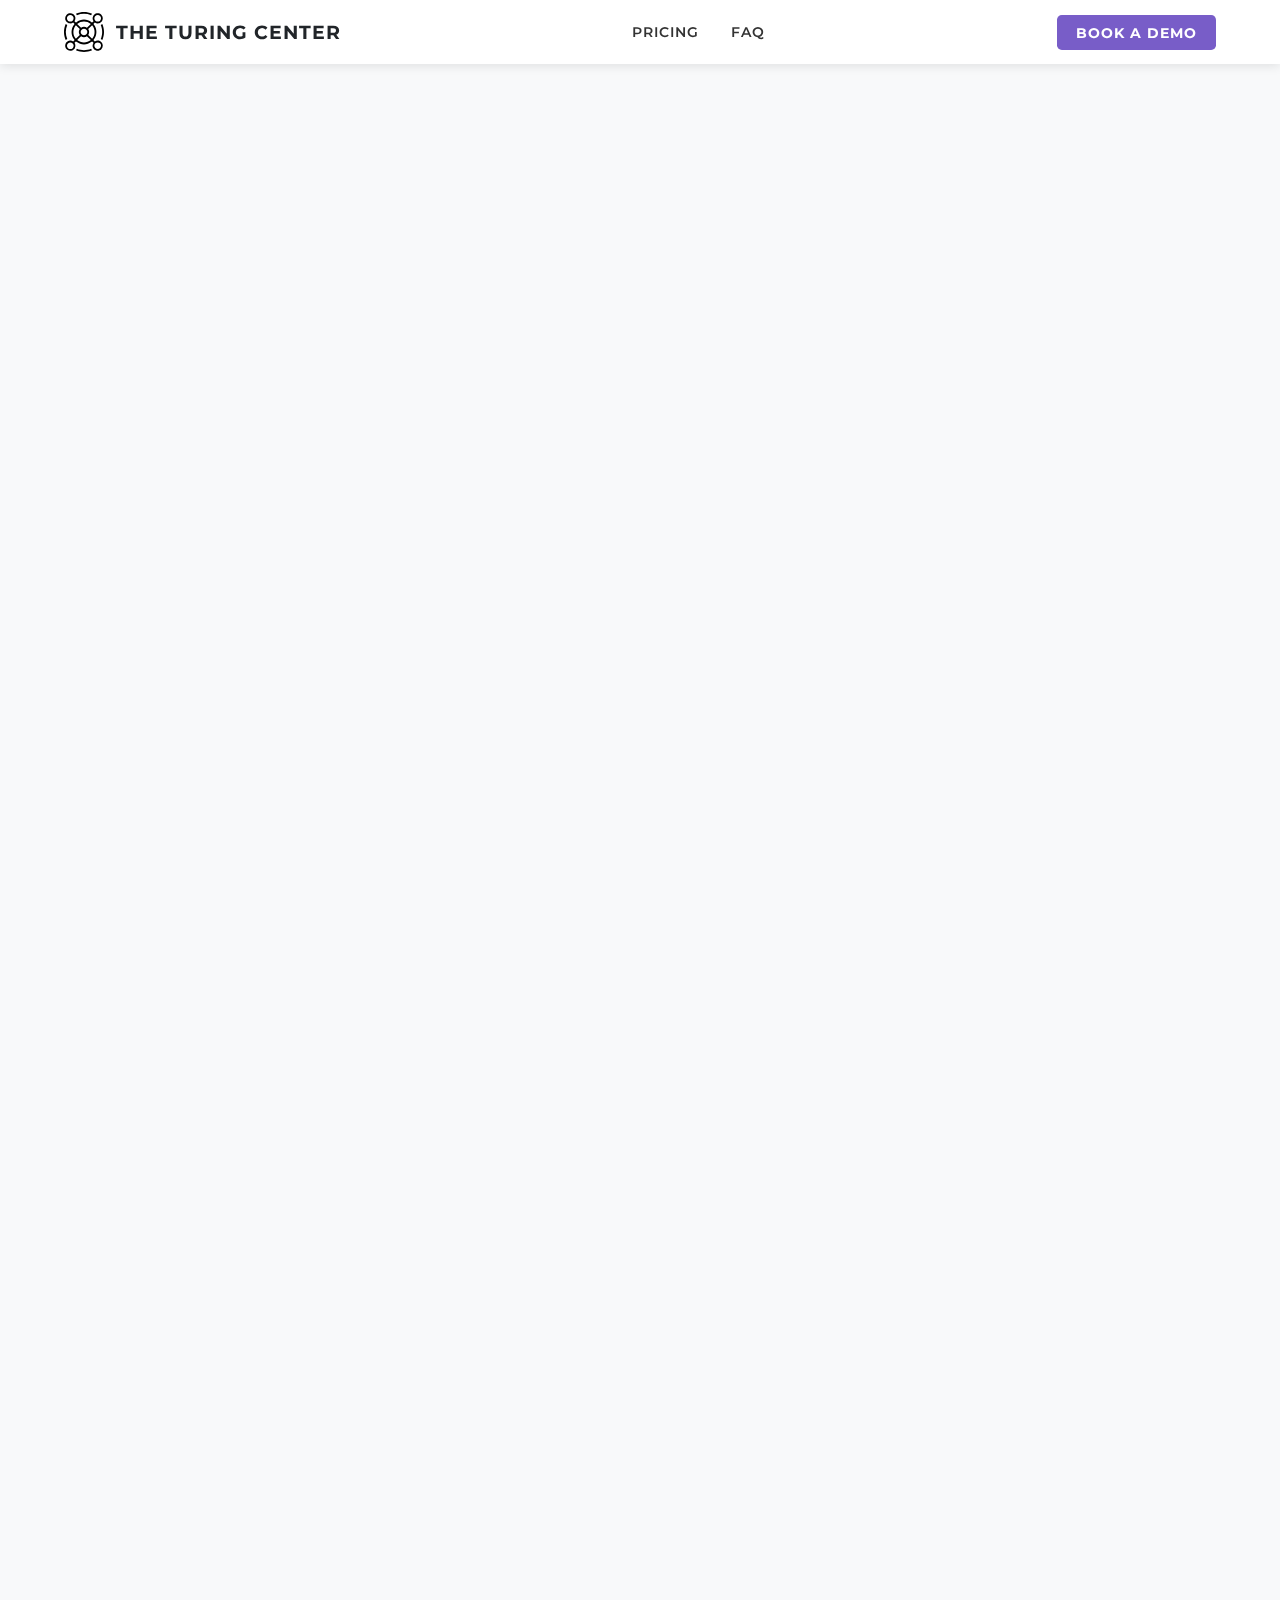
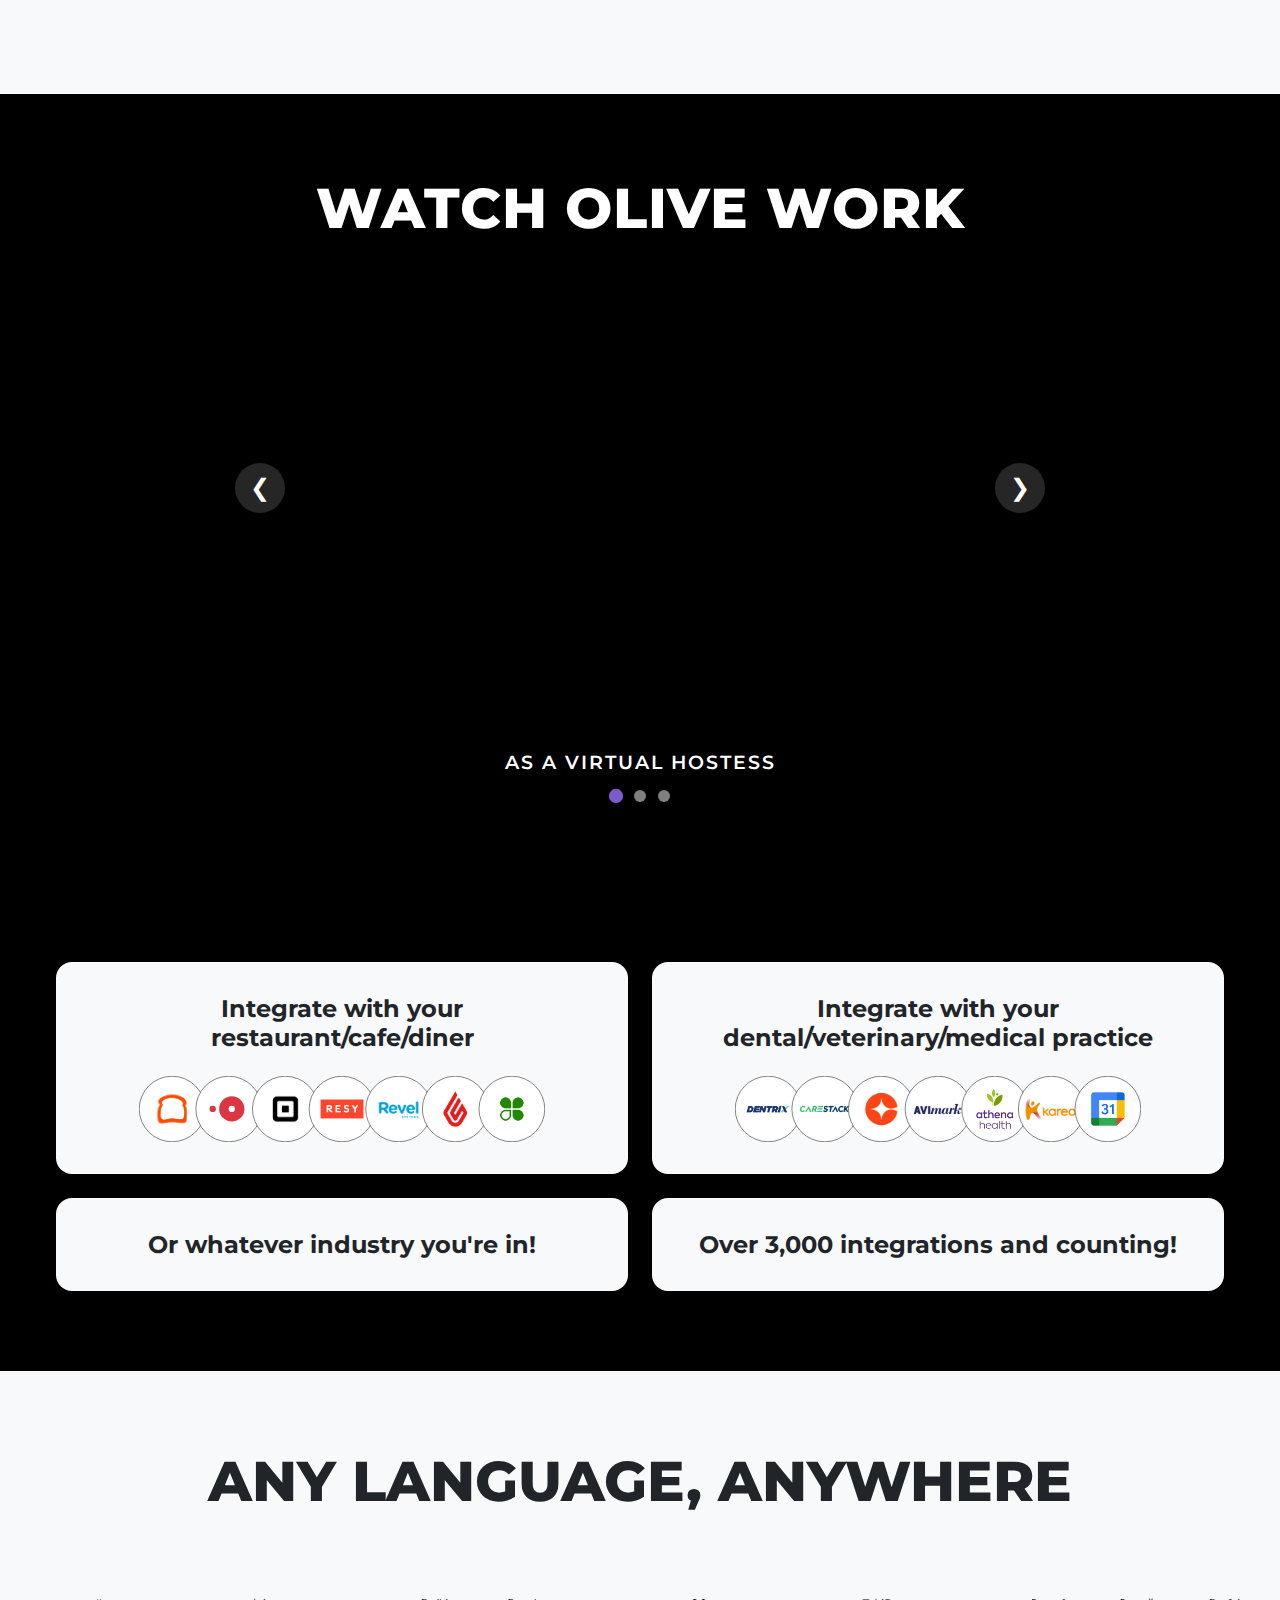
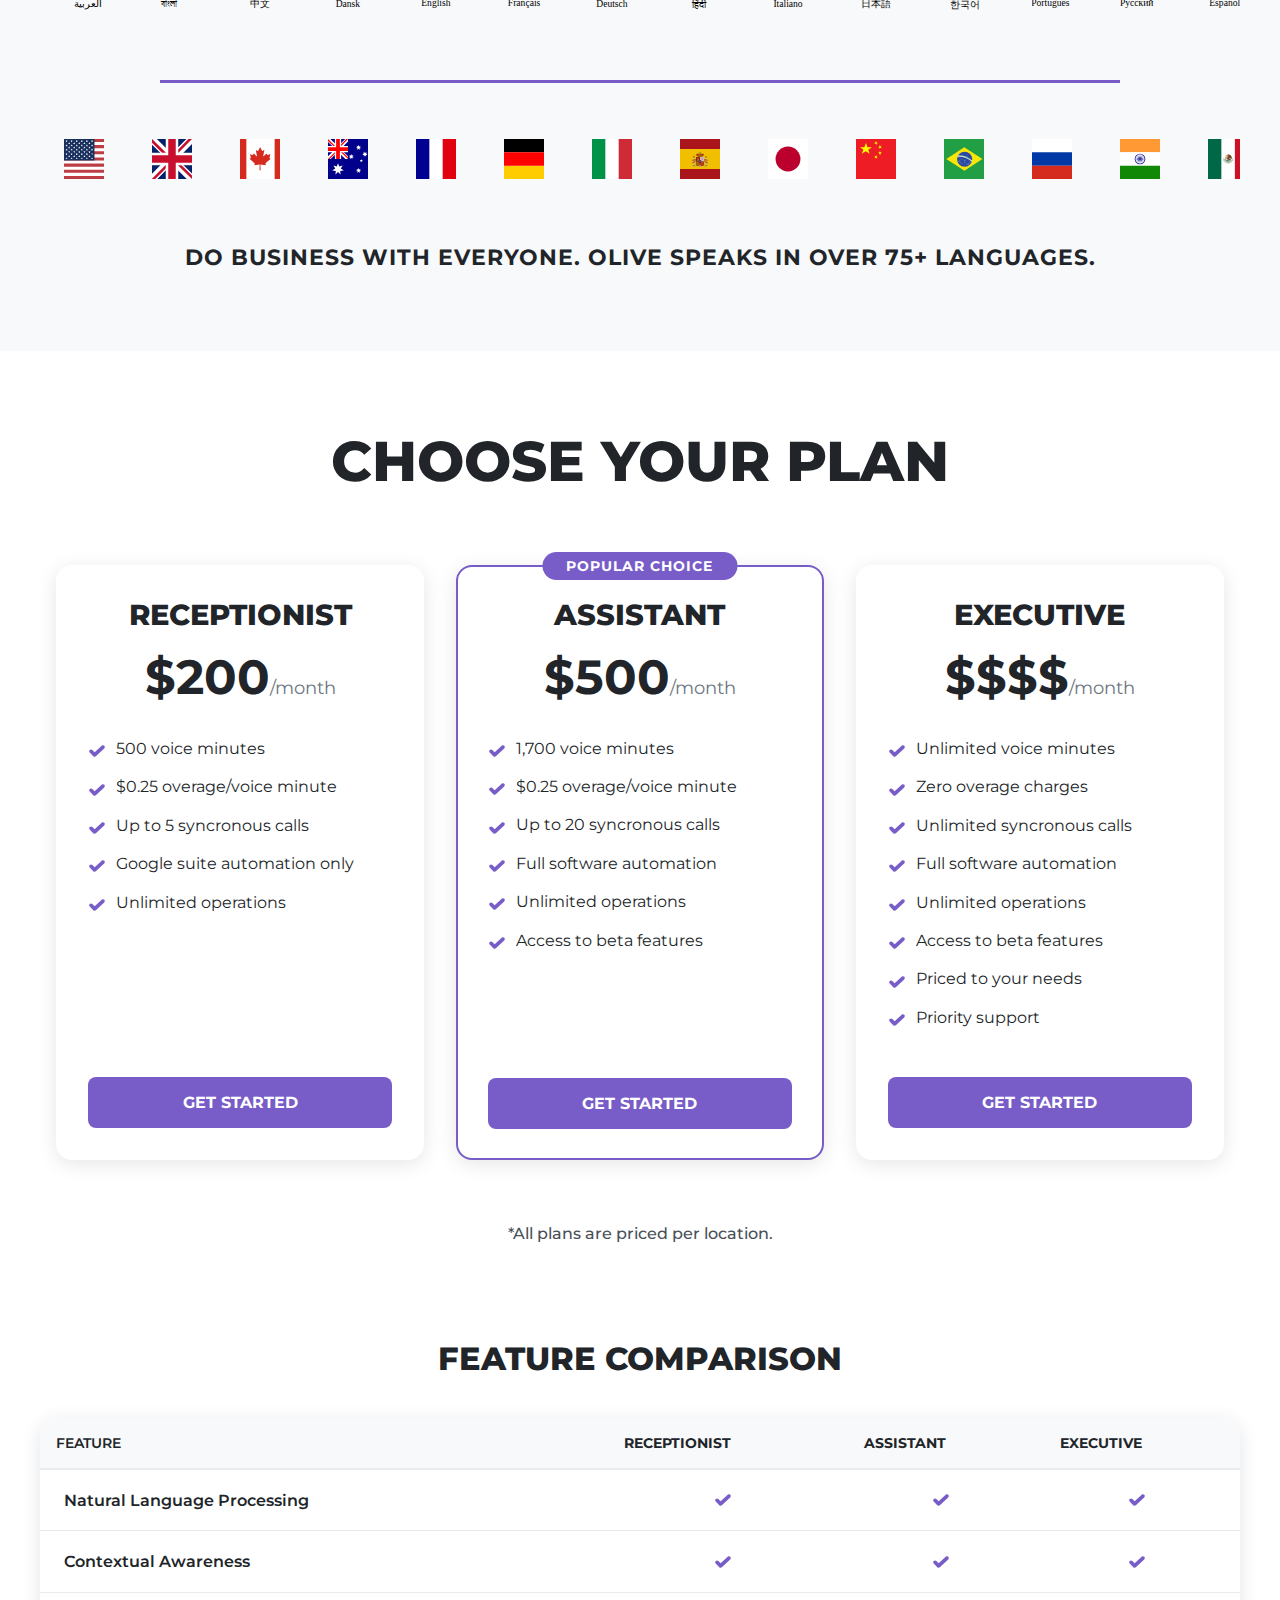
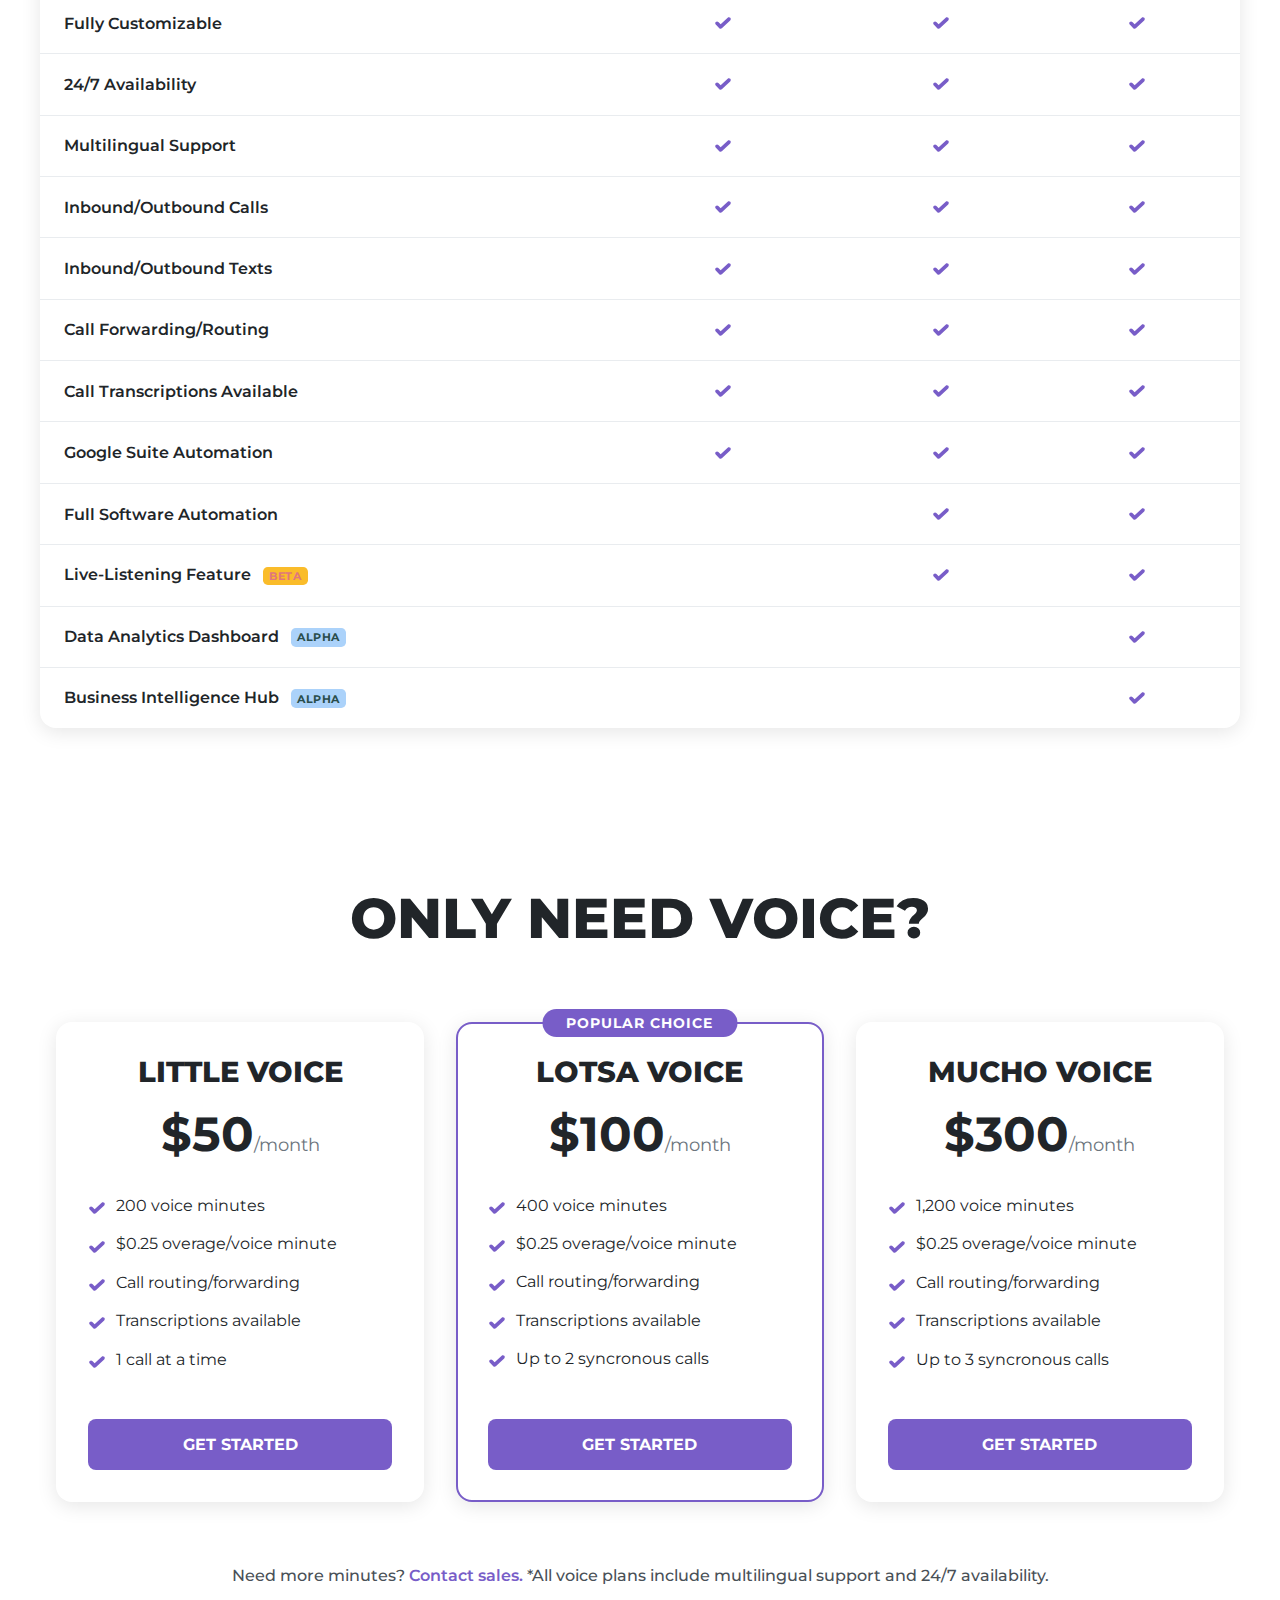
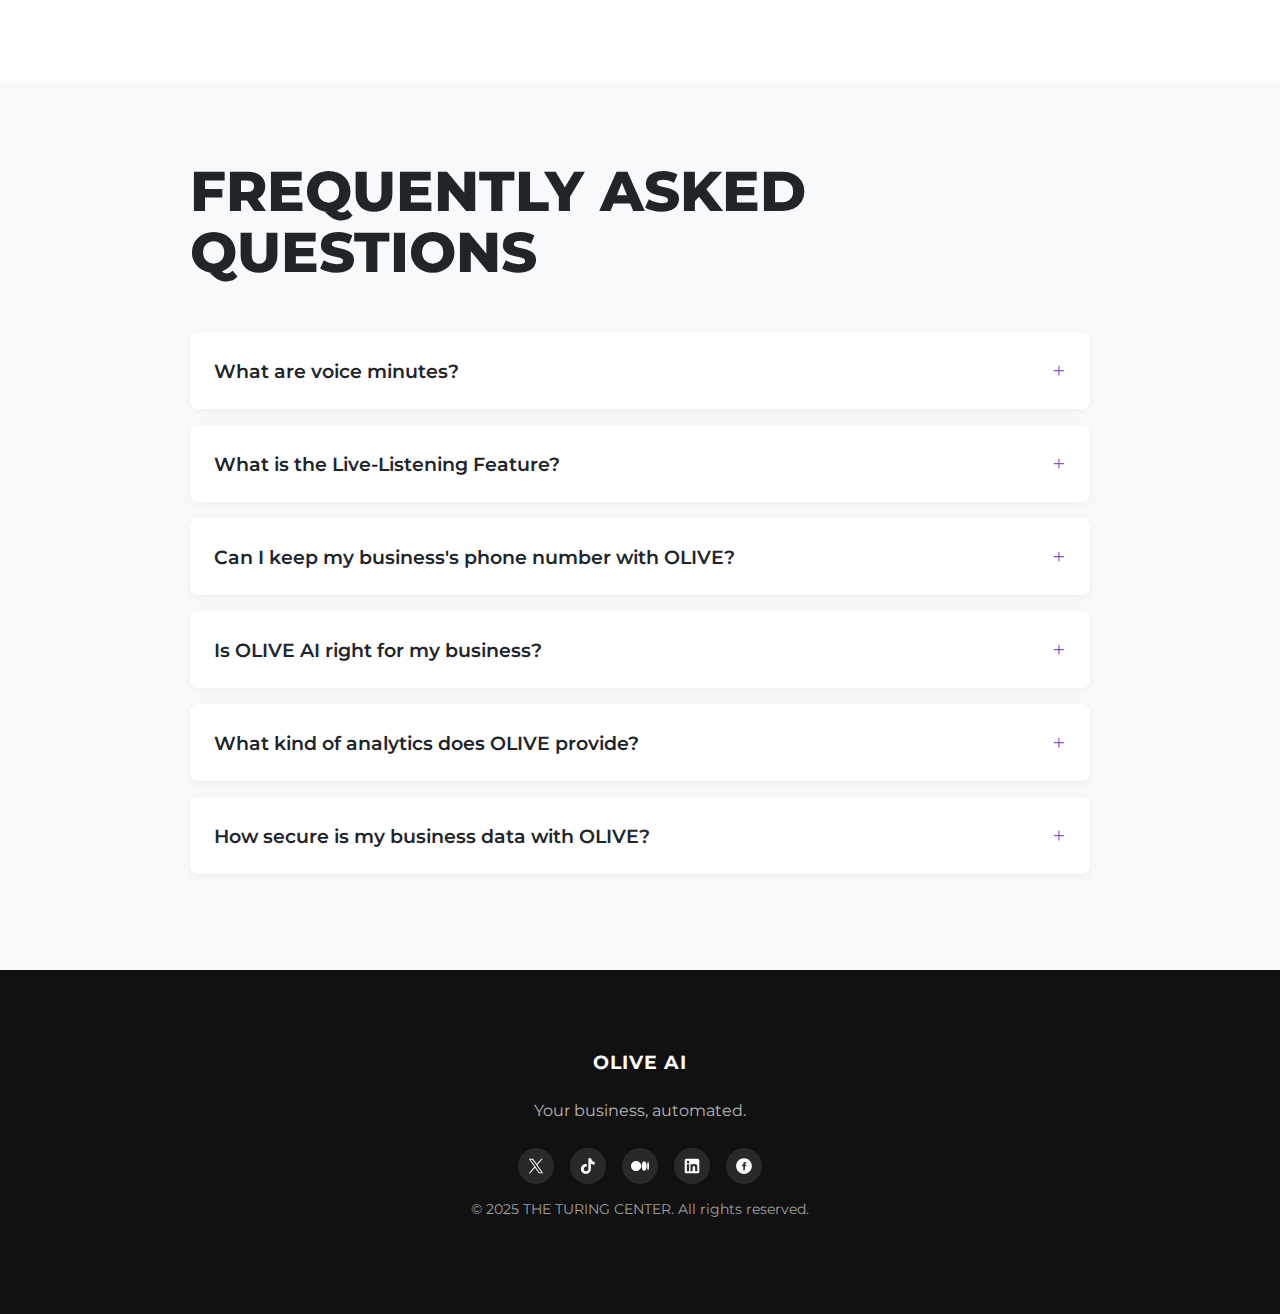
<file: index.html>
<!DOCTYPE html>
<html lang="en">
<head>
    <meta charset="UTF-8">
    <meta name="viewport" content="width=device-width, initial-scale=1.0">
    <link rel="shortcut icon" href="static/icons/Favicon Transparent.ico" type="image/x-icon">
    <!--START MONTSERRAT FONT STYLE-->
    <link rel="preconnect" href="https://fonts.googleapis.com">
    <link rel="preconnect" href="https://fonts.gstatic.com" crossorigin>
    <link href="https://fonts.googleapis.com/css2?family=Montserrat:ital,wght@0,100..900;1,100..900&display=swap" rel="stylesheet">
    <!--END MONTSERRAT FONT STYLE-->

    <!--START TANGERINE FONT STYLE-->
    <link rel="preconnect" href="https://fonts.googleapis.com">
    <link rel="preconnect" href="https://fonts.gstatic.com" crossorigin>
    <link href="https://fonts.googleapis.com/css2?family=Tangerine:wght@400;700&display=swap" rel="stylesheet">
    <!--END TANGERINE FONT STYLE-->

    <!--START GREAT VIBES FONT STYLE-->
    <link rel="preconnect" href="https://fonts.googleapis.com">
    <link rel="preconnect" href="https://fonts.gstatic.com" crossorigin>
    <link href="https://fonts.googleapis.com/css2?family=Great+Vibes&display=swap" rel="stylesheet">
    <!--END GREAT VIBES FONT STYLE-->
    <title>The Turing Center | Saving time and money with AI voice assistants</title>
    <style>
        * {
            margin: 0;
            padding: 0;
            box-sizing: border-box;
            font-family: 'Montserrat', sans-serif;
        }

        body {
            background-color: #f8f9fa;
            color: #212529;
        }

        /* Animation Styles */
        @keyframes fadeIn {
            from { opacity: 0; transform: translateY(10px); }
            to { opacity: 1; transform: translateY(0); }
        }

        /* Navbar Styles */
        .navbar {
            display: flex;
            justify-content: space-between;
            align-items: center;
            padding: 0.75rem 5%;
            background-color: #ffffff;
            position: sticky;
            top: 0;
            z-index: 1000;
            box-shadow: 0 2px 10px rgba(0, 0, 0, 0.1);
        }

        .logo-container {
            display: flex;
            align-items: center;
        }

        .logo {
            height: 40px;
            margin-right: 0.75rem;
        }

        .brand-name {
            font-weight: 700;
            font-size: 1.2rem;
            letter-spacing: 1px;
        }

        .nav-links {
            display: flex;
            gap: 2rem;
        }

        .nav-link {
            color: #333;
            text-decoration: none;
            font-weight: 600;
            font-size: 0.9rem;
            letter-spacing: 1px;
            transition: color 0.3s ease;
        }

        .nav-link:hover {
            color: #785dc8;
        }

        /* Hamburger Menu */
        .hamburger {
            display: none;
            flex-direction: column;
            cursor: pointer;
            width: 30px;
            height: 25px;
            justify-content: space-between;
            position: relative;
            z-index: 1001;
        }

        .hamburger span {
            width: 100%;
            height: 3px;
            background-color: #333;
            border-radius: 3px;
            transition: all 0.3s ease;
        }

        .mobile-menu {
            display: none;
            position: fixed;
            top: 0;
            left: 0;
            right: 0;
            bottom: 0;
            background-color: white;
            flex-direction: column;
            justify-content: center;
            align-items: center;
            gap: 2rem;
            z-index: 1000;
            transform: translateY(-100%);
            transition: transform 0.4s ease;
        }

        .mobile-link {
            color: #333;
            text-decoration: none;
            font-weight: 700;
            font-size: 1.5rem;
            letter-spacing: 1px;
        }

        .cta-mobile {
            color: #785dc8;
        }

        /* Responsive Navbar */
        @media (max-width: 768px) {
            .nav-links, .nav-right {
                display: none;
            }

            .hamburger {
                display: flex;
            }

            .mobile-menu.active {
                transform: translateY(0);
                display: flex;
            }

            /* Hamburger animation */
            .hamburger.active span:first-child {
                transform: translateY(11px) rotate(45deg);
            }

            .hamburger.active span:nth-child(2) {
                opacity: 0;
            }

            .hamburger.active span:last-child {
                transform: translateY(-11px) rotate(-45deg);
            }
        }
        
        /* Center footer content */
        .footer-section {
            background-color: #111111;
            color: #fff;
            padding: 5rem 1rem 2rem;
            position: relative;
            overflow: hidden;
            display: flex;
            justify-content: center;
            flex-direction: column;
        }

        .footer-background {
            position: absolute;
            top: 0;
            left: 0;
            right: 0;
            bottom: 0;
            background-repeat: repeat;
            background-size: 48px 48px;
            opacity: 0.15;
            z-index: 0;
        }

        .footer-container {
            max-width: 1200px;
            margin: 0 auto;
            position: relative;
            z-index: 1;
            display: flex;
            flex-direction: column;
            align-items: center;
        }

        .footer-top {
            display: flex;
            flex-wrap: wrap;
            justify-content: center;
            gap: 2rem;
            margin-bottom: 4rem;
            text-align: center;
        }

        .footer-col {
            flex: 1;
            min-width: 200px;
        }

        .footer-title {
            font-family: 'Montserrat', sans-serif;
            font-size: 1.2rem;
            font-weight: 700;
            margin-bottom: 1.5rem;
            letter-spacing: 1px;
            color: #ffffff;
        }

        .footer-description {
            color: rgba(255, 255, 255, 0.7);
            margin-bottom: 1.5rem;
            line-height: 1.6;
        }

        .social-icons {
            display: flex;
            align-items: center;
            gap: 1rem;
            justify-content: center;
        }

        .social-icon {
            display: flex;
            align-items: center;
            justify-content: center;
            width: 36px;
            height: 36px;
            border-radius: 50%;
            background-color: rgba(255, 255, 255, 0.1);
            color: #fff;
            transition: all 0.3s ease;
        }

        .social-icon:hover {
            background-color: #785dc8;
            transform: translateY(-3px);
        }

        .social-icon svg {
            width: 18px;
            height: 18px;
            fill: white;
        }

        .footer-links {
            list-style: none;
            padding: 0;
            margin: 0;
            text-align: center;
        }

        .footer-links li {
            margin-bottom: 0.8rem;
        }

        .footer-links a {
            color: rgba(255, 255, 255, 0.7);
            text-decoration: none;
            transition: color 0.3s ease;
        }

        .footer-links a:hover {
            color: #fff;
        }

        .footer-bottom {
            border-top: 1px solid rgba(255, 255, 255, 0.1);
            padding-top: 2rem;
            display: flex;
            flex-wrap: wrap;
            justify-content: center;
            align-items: center;
            gap: 1rem;
            width: 100%;
            text-align: center;
        }

        .footer-legal {
            display: flex;
            flex-wrap: wrap;
            gap: 1.5rem;
            justify-content: center;
            margin-bottom: 1rem;
        }

        .footer-legal a {
            color: rgba(255, 255, 255, 0.6);
            text-decoration: none;
            font-size: 0.9rem;
            transition: color 0.3s ease;
        }

        .footer-legal a:hover {
            color: #fff;
        }

        .footer-copyright {
            color: rgba(255, 255, 255, 0.6);
            font-size: 0.9rem;
            text-align: center;
            margin-top: 1rem;
        }

        /* Responsive adjustments */
        @media (max-width: 768px) {
            .footer-top {
                flex-direction: column;
                gap: 3rem;
            }
            
            .footer-bottom {
                flex-direction: column;
                text-align: center;
            }
            
            .footer-legal {
                justify-content: center;
                margin-bottom: 1rem;
            }
        }

        /* Main Section Styles */
        .main-container {
            display: flex;
            min-height: calc(100vh - 85px);
            padding: 3rem 5%;
            gap: 3rem;
            align-items: center;
        }

        /* Second container (optional alternating style) */
        .main-container:nth-of-type(2) {
            background-color: #f8f9fa; /* Slight background variation */
        }

        .left-section {
            flex: 1;
            opacity: 0;
            animation: fadeIn 0.8s ease forwards;
            animation-delay: 0.3s;
        }

        .right-section {
            flex: 1;
            position: relative;
            opacity: 0;
            animation: fadeIn 0.8s ease forwards;
            animation-delay: 0.6s;
        }

        .main-heading {
            font-size: 3.5rem;
            font-weight: 800;
            margin-bottom: 1.5rem;
            line-height: 1.1;
        }

        .voice-main-heading {
            font-size: 3.5rem;
            font-weight: 800;
            margin-bottom: 1.5rem;
            line-height: 1.1;
        }

        .main-paragraph {
            font-size: 1.1rem;
            line-height: 1.7;
            color: #495057;
            margin-bottom: 1.5rem;
        }

        .gallery-container {
            position: relative;
            border-radius: 12px;
            display: flex;
            justify-content: center;
            align-items: center;
            background: transparent;
        }

        .gallery-image {
            width: 50%;
            border-radius: 12px;
            box-shadow: 0 15px 30px rgba(0,0,0,0.1);
        }

        /* Responsive Design */
        @media (max-width: 900px) {
            .main-container {
                flex-direction: column;
                padding: 2rem 5%;
                position: relative; /* Add for positioning context */
            }

            .main-heading {
                font-size: 2.8rem;
            }

            .voice-main-heading {
                font-size: 2.8rem;
            }

            .left-section, .right-section {
                width: 100%;
            }
            
            /* Mobile-specific gallery positioning */
            .right-section {
                position: absolute;
                top: 0;
                right: 0;
                width: 50%; /* Half width */
                height: 100%;
                z-index: 0; /* Behind content */
            }
            
            .gallery-container {
                height: 100%;
                display: flex;
                align-items: center;
                justify-content: flex-end; /* Right align */
            }
            
            .gallery-image {
                opacity: 0.2; /* Reduced opacity */
                width: 90%; /* Slightly smaller */
                margin-right: 5%;
            }
            
            .left-section {
                position: relative;
                z-index: 1; /* Above image */
                width: 100%;
            }
        }

        @media (max-width: 600px) {
            .navbar {
                padding: 1rem 5%;
            }

            .brand-name {
                font-size: 1rem;
            }

            .login-text {
                font-size: 0.8rem;
            }

            .cta-button {
                padding: 0.6rem 1.2rem;
                font-size: 0.8rem;
            }

            .main-heading {
                font-size: 2.2rem;
            }

            .voice-main-heading {
                font-size: 2.2rem;
            }

            .main-paragraph {
                font-size: 1rem;
            }

            .video-heading {
                font-size: 2.2rem;
            }
        }

        /* List styles */
        .feature-list {
            list-style: none;
            padding: 0;
            margin: 0;
        }

        .feature-list li {
            margin-bottom: 0.8rem;
            display: flex;
            align-items: flex-start;
            line-height: 1.7;
            font-size: 1.1rem;
            color: #495057;
        }

        .main-check-icon {
            margin-right: 0.75rem;
            width: 20px;
            height: 20px;
            flex-shrink: 0;
            margin-top: 0.35rem;
        }

        /* Video Section Styles */
        .video-section {
            background-color: #000;
            padding: 5rem 1rem;
            display: flex;
            justify-content: center;
            align-items: center;
        }

        .video-container {
            display: flex;
            flex-direction: column;
            align-items: center;
            max-width: 1200px;
            width: 100%;
        }

        .video-heading {
            color: white;
            font-size: 3.5rem;
            font-weight: 800;
            margin-bottom: 2rem;
            text-align: center;
            letter-spacing: 1px;
            font-family: 'Montserrat', sans-serif;
        }

        .video-player-container {
            width: 100%;
            max-width: 760px;
            position: relative;
            display: flex;
            align-items: center;
            justify-content: center;
            margin-bottom: 2rem;
        }

        .video-nav-button {
            background-color: rgba(255, 255, 255, 0.15);
            color: white;
            border: none;
            width: 50px;
            height: 50px;
            border-radius: 50%;
            cursor: pointer;
            display: flex;
            justify-content: center;
            align-items: center;
            font-size: 1.5rem;
            transition: all 0.3s ease;
            position: absolute;
            z-index: 10;
        }

        .prev-button {
            left: -25px;
        }

        .next-button {
            right: -25px;
        }

        .video-nav-button:hover {
            background-color: rgba(255, 255, 255, 0.3);
        }

        .youtube-player {
            width: 100%;
            position: relative;
            overflow: hidden;
            padding-top: 56.25%; /* 16:9 Aspect Ratio */
        }

        .youtube-player iframe {
            position: absolute;
            top: 0;
            left: 0;
            width: 100%;
            height: 100%;
            border-radius: 8px;
            box-shadow: 0 10px 30px rgba(0, 0, 0, 0.3);
        }

        .video-subheading {
            color: white;
            font-size: 1.2rem;
            font-weight: 600;
            margin-top: 1rem;
            text-align: center;
            letter-spacing: 2px;
            font-family: 'Montserrat', sans-serif;
            text-transform: uppercase;
        }

        .video-dots {
            display: flex;
            justify-content: center;
            gap: 12px;
            margin-top: 1rem;
        }

        .dot {
            width: 12px;
            height: 12px;
            border-radius: 50%;
            background-color: white;
            opacity: 0.5;
            transition: all 0.3s ease;
        }

        .dot.active {
            opacity: 1;
            background-color: #785dc8;
            transform: scale(1.2);
        }

        /* Responsive adjustments for video section */
        @media (max-width: 768px) {
            .video-heading {
                font-size: 2.8rem;
                margin-bottom: 1.5rem;
            }
            
            .video-nav-button {
                width: 40px;
                height: 40px;
                font-size: 1.2rem;
            }
            
            .prev-button {
                left: 10px;
            }
            
            .next-button {
                right: 10px;
            }
        }

        /* Bento Box Section Styles */
        .bento-section {
            background-color: #000;
            padding: 5rem 1rem;
        }

        .bento-container {
            display: grid;
            grid-template-columns: repeat(2, 1fr);
            gap: 1.5rem;
            max-width: 1200px;
            margin: 0 auto;
            padding: 0 1rem;
        }

        .bento-cell {
            background-color: #f8f9fa;
            border-radius: 1rem;
            padding: 2rem;
            box-shadow: 0 4px 20px rgba(0, 0, 0, 0.1);
            transition: transform 0.3s ease, box-shadow 0.3s ease;
            position: relative;
            overflow: hidden;
            display: flex;
            flex-direction: column;
            align-items: center;
            text-align: center;
        }
        
        .bento-image {
            max-width: 80%;
            height: auto;
            margin-top: 1.5rem;
            display: block;
        }

        .bento-cell:hover {
            transform: translateY(-5px);
            box-shadow: 0 10px 20px rgba(0, 0, 0, 0.3);
        }

        .cell-title {
            margin-top: auto;
            font-size: 1.5rem;
            font-weight: 700;
        }

        /* Cell specific styles */
        .cell-1 {
            grid-column: span 1;
        }

        /* Responsive adjustments for bento box */
        @media (max-width: 768px) {
            .bento-container {
                grid-template-columns: 1fr;
            }
            
            .bento-cell {
                grid-column: span 1 !important;
            }
        }

        /* Language Section Styles */
        .language-section {
            background-color: #f8f9fa;
            padding: 5rem 1rem;
            display: flex;
            justify-content: center;
            align-items: center;
            position: relative;
            overflow: hidden;
        }

        .language-section::before {
            content: "";
            position: absolute;
            top: 0;
            left: 0;
            right: 0;
            bottom: 0;
            background-image: url("data:image/svg+xml,%3Csvg width='48' height='48' viewBox='0 0 48 48'%3E%3Cg opacity='0.25'%3E%3Cpath fill-rule='evenodd' clip-rule='evenodd' d='M24 47L24 48L23 48L23 47L24 47ZM24 43L24 44L23 44L23 43L24 43ZM24 39L24 40L23 40L23 39L24 39ZM24 35L24 36L23 36L23 35L24 35ZM24 31L24 32L23 32L23 31L24 31ZM24 27L24 28L23 28L23 27L24 27ZM24 23L24 24L23 24L23 23L24 23ZM24 19L24 20L23 20L23 19L24 19ZM24 15L24 16L23 16L23 15L24 15ZM24 11L24 12L23 12L23 11L24 11ZM24 7L24 8L23 8L23 7L24 7ZM24 3L24 4L23 4L23 3L24 3Z' fill='currentColor'%3E%3C/path%3E%3Cpath fill-rule='evenodd' clip-rule='evenodd' d='M48 47L48 48L47 48L47 47L48 47ZM48 43L48 44L47 44L47 43L48 43ZM48 39L48 40L47 40L47 39L48 39ZM48 35L48 36L47 36L47 35L48 35ZM48 31L48 32L47 32L47 31L48 31ZM48 27L48 28L47 28L47 27L48 27ZM48 23L48 24L47 24L47 23L48 23ZM48 19L48 20L47 20L47 19L48 19ZM48 15L48 16L47 16L47 15L48 15ZM48 11L48 12L47 12L47 11L48 11ZM48 7L48 8L47 8L47 7L48 7ZM48 3L48 4L47 4L47 3L48 3Z' fill='currentColor'%3E%3C/path%3E%3C/g%3E%3Cg opacity='0.25'%3E%3Cpath fill-rule='evenodd' clip-rule='evenodd' d='M48 43L48 44L47 44L47 43L48 43ZM48 39L48 40L47 40L47 39L48 39ZM48 35L48 36L47 36L47 35L48 35ZM48 31L48 32L47 32L47 31L48 31ZM48 27L48 28L47 28L47 27L48 27ZM48 23L48 24L47 24L47 23L48 23ZM48 19L48 20L47 20L47 19L48 19ZM48 15L48 16L47 16L47 15L48 15ZM48 11L48 12L47 12L47 11L48 11ZM48 7L48 8L47 8L47 7L48 7ZM48 3L48 4L47 4L47 3L48 3Z' fill='currentColor'%3E%3C/path%3E%3Cpath fill-rule='evenodd' clip-rule='evenodd' d='M47 47L48 47L48 48L47 48L47 47ZM43 47L44 47L44 48L43 48L43 47ZM39 47L40 47L40 48L39 48L39 47ZM35 47L36 47L36 48L35 48L35 47ZM31 47L32 47L32 48L31 48L31 47ZM27 47L28 47L28 48L27 48L27 47ZM23 47L24 47L24 48L23 48L23 47ZM19 47L20 47L20 48L19 48L19 47ZM15 47L16 47L16 48L15 48L15 47ZM11 47L12 47L12 48L11 48L11 47ZM7 47L8 47L8 48L7 48L7 47ZM3 47L4 47L4 48L3 48L3 47Z' fill='currentColor'%3E%3C/path%3E%3C/g%3E%3Cg opacity='0.1'%3E%3Cpath fill-rule='evenodd' clip-rule='evenodd' d='M-0.64647 24.3536L24.3535 -0.646439L23.6464 -1.35355L-1.35358 23.6465L-0.64647 24.3536ZM-0.64647 36.3536L36.3535 -0.646439L35.6464 -1.35355L-1.35358 35.6464L-0.64647 36.3536ZM48.3535 -0.646439L-0.64647 48.3536L-1.35358 47.6465L47.6464 -1.35355L48.3535 -0.646439ZM10.3535 49.3536L49.3535 10.3536L48.6464 9.64645L9.64642 48.6464L10.3535 49.3536ZM49.3535 22.3535L22.3535 49.3535L21.6464 48.6464L48.6464 21.6464L49.3535 22.3535ZM34.3535 49.3536L49.3535 34.3536L48.6464 33.6465L33.6464 48.6464L34.3535 49.3536ZM49.3535 46.3536L46.3535 49.3536L45.6464 48.6465L48.6464 45.6465L49.3535 46.3536ZM-0.64647 12.3536L12.3535 -0.646439L11.6464 -1.35355L-1.35358 11.6465L-0.64647 12.3536Z' fill='currentColor'%3E%3C/path%3E%3C/g%3E%3Cg opacity='0.1'%3E%3Cpath fill-rule='evenodd' clip-rule='evenodd' d='M-0.64647 24.3536L24.3535 -0.646439L23.6464 -1.35355L-1.35358 23.6465L-0.64647 24.3536ZM-0.64647 48.3536L48.3535 -0.646439L47.6464 -1.35355L-1.35358 47.6465L-0.64647 48.3536ZM49.3535 22.3535L22.3535 49.3535L21.6464 48.6464L48.6464 21.6464L49.3535 22.3535ZM46.3535 49.3536L49.3535 46.3536L48.6464 45.6465L45.6464 48.6465L46.3535 49.3536Z' fill='currentColor'%3E%3C/path%3E%3C/g%3E%3Cg opacity='0.25'%3E%3Cpath fill-rule='evenodd' clip-rule='evenodd' d='M24 19H23V23H19V24H23V28H24V24H28V23H24V19Z' fill='currentColor'%3E%3C/path%3E%3Cpath fill-rule='evenodd' clip-rule='evenodd' d='M0 19H-1V23H-5V24H-1V28H0V24H4V23H0V19Z' fill='currentColor'%3E%3C/path%3E%3Cpath fill-rule='evenodd' clip-rule='evenodd' d='M24 43H23V47H19V48H23V52H24V48H28V47H24V43Z' fill='currentColor'%3E%3C/path%3E%3Cpath fill-rule='evenodd' clip-rule='evenodd' d='M0 43H-1V47H-5V48H-1V52H0V48H4V47H0V43Z' fill='currentColor'%3E%3C/path%3E%3Cpath fill-rule='evenodd' clip-rule='evenodd' d='M24 -5H23V-1H19V0H23V4H24V0H28V-1H24V-5Z' fill='currentColor'%3E%3C/path%3E%3Cpath fill-rule='evenodd' clip-rule='evenodd' d='M48 19H47V23H43V24H47V28H48V24H52V23H48V19Z' fill='currentColor'%3E%3C/path%3E%3Cpath fill-rule='evenodd' clip-rule='evenodd' d='M48 43H47V47H43V48H47V52H48V48H52V47H48V43Z' fill='currentColor'%3E%3C/path%3E%3Cpath fill-rule='evenodd' clip-rule='evenodd' d='M48 -5H47V-1H43V0H47V4H48V0H52V-1H48V-5Z' fill='currentColor'%3E%3C/path%3E%3C/g%3E%3C/svg%3E");
            background-repeat: repeat;
            background-size: 48px 48px;
            z-index: 0;
            pointer-events: none;
            opacity: 0.8;
        }

        .language-container {
            display: flex;
            flex-direction: column;
            align-items: center;
            max-width: 1200px;
            width: 100%;
            position: relative;
            z-index: 1;
        }

        .language-section .main-heading {
            text-align: center;
            margin-bottom: 3rem;
        }

        /* Ticker Styles */
        .ticker-container {
            width: 100%;
            overflow: hidden;
            margin: 1.5rem 0;
        }

        .ticker-content {
            display: flex;
            align-items: center;
            white-space: nowrap;
        }

        .ticker-rtl {
            animation: ticker-rtl 60s linear infinite;
        }

        .ticker-ltr {
            animation: ticker-ltr 60s linear infinite;
        }

        .ticker-item {
            height: 40px;
            width: auto;
            margin: 0 1.5rem;
        }

        @keyframes ticker-rtl {
            0% { transform: translateX(0); }
            100% { transform: translateX(-3000px); } /* Adjust based on total width */
        }

        @keyframes ticker-ltr {
            0% { transform: translateX(-3000px); } /* Adjust based on total width */
            100% { transform: translateX(0); }
        }

        /* Divider Line */
        .ticker-divider {
            width: 80%;
            height: 3px;
            background-color: #785dc8;
            border: none;
            margin: 2rem 0;
        }

        /* Language Subheading */
        .language-subheading {
            font-family: 'Montserrat', sans-serif;
            text-transform: uppercase;
            font-size: 1.4rem;
            font-weight: 700;
            text-align: center;
            margin-top: 2.5rem;
            color: #212529;
            letter-spacing: 1px;
        }

        /* Responsive adjustments */
        @media (max-width: 768px) {
            .ticker-item {
                height: 30px;
                margin: 0 1rem;
            }
            
            .language-subheading {
                font-size: 1.1rem;
                padding: 0 1rem;
            }
            
            .ticker-divider {
                width: 90%;
            }
        }

        /* Pricing Section Styles */
        .pricing-section {
            background-color: #ffffff;
            padding: 5rem 1rem;
        }

        .pricing-container {
            max-width: 1200px;
            margin: 0 auto;
            display: flex;
            flex-direction: column;
            align-items: center;
        }

        .pricing-cards {
            display: flex;
            justify-content: center;
            gap: 2rem;
            margin: 3rem 0;
            width: 100%;
            flex-wrap: wrap;
        }

        .pricing-card {
            background-color: #fff;
            border-radius: 1rem;
            box-shadow: 0 4px 20px rgba(0, 0, 0, 0.1);
            padding: 2rem;
            display: flex;
            flex-direction: column;
            width: calc(33.33% - 2rem);
            min-width: 250px;
            position: relative;
            transition: transform 0.3s ease;
        }

        .pricing-card:hover {
            transform: translateY(-10px);
        }

        .best-value {
            border: 2px solid #785dc8;
            padding: 1.85rem;
        }

        .best-value-tag {
            position: absolute;
            top: -15px;
            left: 50%;
            transform: translateX(-50%);
            background-color: #785dc8;
            color: white;
            padding: 0.3rem 1.5rem;
            border-radius: 20px;
            font-weight: 700;
            font-size: 0.9rem;
            letter-spacing: 1px;
            white-space: nowrap;
        }

        .plan-name {
            font-family: 'Montserrat', sans-serif;
            font-size: 1.8rem;
            font-weight: 800;
            margin-bottom: 1rem;
            text-align: center;
        }

        .plan-price {
            font-size: 3rem;
            font-weight: 700;
            text-align: center;
            margin-bottom: 2rem;
        }

        .price-period {
            font-size: 1.1rem;
            font-weight: 400;
            color: #6c757d;
        }

        .plan-features {
            list-style: none;
            padding: 0;
            margin-bottom: 2rem;
            flex-grow: 1;
        }

        .plan-features li {
            display: flex;
            align-items: center;
            margin-bottom: 1rem;
            line-height: 1.4;
        }

        .check-icon {
            width: 18px;
            height: 18px;
            margin-right: 10px;
            flex-shrink: 0;
        }

        .plan-button {
            background-color: #785dc8;
            color: white;
            border: none;
            padding: 1rem 2rem;
            border-radius: 0.5rem;
            font-weight: 700;
            font-size: 1rem;
            cursor: pointer;
            transition: background-color 0.3s ease;
            text-align: center;
            margin-top: auto;
            text-decoration: none;
        }

        .plan-button:hover {
            background-color: #6a4db8;
        }

        /* Pricing note style */
        .pricing-note {
            text-align: center;
            margin: 1rem 0;
            font-size: 1rem;
            color: #495057;
            font-weight: 500;
        }

        /* Comparison Table Styles */
        .comparison-section {
            width: 100%;
            margin-top: 5rem;
        }

        .comparison-heading {
            text-align: center;
            font-family: 'Montserrat', sans-serif;
            font-size: 2rem;
            font-weight: 800;
            margin-bottom: 2.5rem;
        }

        .comparison-table {
            overflow-x: auto;
            box-shadow: 0 4px 20px rgba(0, 0, 0, 0.1);
            border-radius: 1rem;
        }

        .comparison-table table {
            width: 100%;
            border-collapse: collapse;
        }

        .comparison-table th, 
        .comparison-table td {
            padding: 1.2rem 1.5rem;
            text-align: center;
            border-bottom: 1px solid #e9ecef;
        }

        .comparison-table th {
            background-color: #f8f9fa;
            font-weight: 700;
            font-family: 'Montserrat', sans-serif;
        }

        .comparison-table th:first-child,
        .comparison-table td:first-child {
            text-align: left;
            font-weight: 600;
        }

        .comparison-table tbody tr:last-child td {
            border-bottom: none;
        }

        .comparison-table tbody tr:hover {
            background-color: rgba(120, 93, 200, 0.05);
        }
        
        /* Beta tag style */
        .beta-tag {
            background-color: #FABC2A;
            color: #E0777D;
            font-size: 0.7rem;
            font-weight: 700;
            padding: 0.15rem 0.4rem;
            border-radius: 0.3rem;
            margin-left: 0.5rem;
            display: inline-block;
            vertical-align: middle;
            text-transform: uppercase;
            letter-spacing: 0.5px;
        }

        /* Alpha tag style */
        .alpha-tag {
            background-color: #ABD2FA;
            color: #294D4A;
            font-size: 0.7rem;
            font-weight: 700;
            padding: 0.15rem 0.4rem;
            border-radius: 0.3rem;
            margin-left: 0.5rem;
            display: inline-block;
            vertical-align: middle;
            text-transform: uppercase;
            letter-spacing: 0.5px;
        }

        /* Responsive adjustments */
        @media (max-width: 992px) {
            .pricing-card {
                width: calc(50% - 2rem);
            }
        }

        @media (max-width: 768px) {
            .pricing-cards {
                flex-direction: column;
                align-items: center;
            }

            .pricing-card {
                width: 100%;
                max-width: 400px;
                margin-bottom: 3rem;
            }
            
            .comparison-table th, 
            .comparison-table td {
                padding: 1rem 0.75rem;
                font-size: 0.85rem;
            }
        }

        /* FAQ Section Styles */
        .faq-section {
            background-color: #f8f9fa;
            padding: 5rem 1rem;
        }

        .faq-container {
            max-width: 900px;
            margin: 0 auto;
        }

        .faq-list {
            margin-top: 3rem;
        }

        .faq-item {
            background-color: #fff;
            border-radius: 0.5rem;
            margin-bottom: 1rem;
            box-shadow: 0 2px 10px rgba(0, 0, 0, 0.05);
            overflow: hidden;
        }

        .faq-question {
            padding: 1.5rem;
            cursor: pointer;
            display: flex;
            justify-content: space-between;
            align-items: center;
            transition: all 0.3s ease;
        }

        .faq-question:hover {
            background-color: rgba(120, 93, 200, 0.05);
        }

        .faq-question h3 {
            font-size: 1.2rem;
            font-weight: 600;
            margin: 0;
        }

        .faq-icon {
            font-size: 1.5rem;
            font-weight: 300;
            color: #785dc8;
            transition: transform 0.3s ease;
        }

        .faq-answer {
            max-height: 0;
            overflow: hidden;
            transition: max-height 0.3s ease;
            padding: 0 1.5rem;
        }

        .faq-item.active .faq-answer {
            max-height: 300px;
            padding: 0 1.5rem 1.5rem;
        }

        .faq-answer p {
            margin-top: 0;
            line-height: 1.6;
            color: #6c757d;
        }

        /* Voice-Only Pricing Section Styles */

        .voice-pricing-contact {
            color: #785dc8;
            text-decoration: none;
            font-weight: 600;
            transition: 0.3s ease;
        }

        .voice-pricing-contact:hover {
            color: #6a4db8;
        }

        .voice-pricing-section {
            background-color: #ffffff;
            padding: 5rem 1rem;
        }

        .voice-pricing-container {
            max-width: 1200px;
            margin: 0 auto;
            display: flex;
            flex-direction: column;
            align-items: center;
        }

        .voice-pricing-cards {
            display: flex;
            justify-content: center;
            gap: 2rem;
            margin: 3rem 0;
            width: 100%;
            flex-wrap: wrap;
        }

        .voice-pricing-card {
            background-color: #fff;
            border-radius: 1rem;
            box-shadow: 0 4px 20px rgba(0, 0, 0, 0.1);
            padding: 2rem;
            display: flex;
            flex-direction: column;
            width: calc(33.33% - 2rem);
            min-width: 250px;
            position: relative;
            transition: transform 0.3s ease;
        }
        
        /* Make sure the width on mobile matches */
        @media (max-width: 768px) {
            .voice-pricing-card {
                width: 100%;
                max-width: 400px;
                min-width: 300px; /* Add minimum width to prevent being too skinny */
                margin-bottom: 3rem;
            }
        }

        .voice-pricing-card:hover {
            transform: translateY(-10px);
        }

        .voice-best-value {
            border: 2px solid #785dc8;
            padding: 1.85rem;
        }

        .voice-best-value-tag {
            position: absolute;
            top: -15px;
            left: 50%;
            transform: translateX(-50%);
            background-color: #785dc8;
            color: white;
            padding: 0.3rem 1.5rem;
            border-radius: 20px;
            font-weight: 700;
            font-size: 0.9rem;
            letter-spacing: 1px;
            white-space: nowrap;
        }

        .voice-plan-name {
            font-family: 'Montserrat', sans-serif;
            font-size: 1.8rem;
            font-weight: 800;
            margin-bottom: 1rem;
            text-align: center;
        }

        .voice-plan-price {
            font-size: 3rem;
            font-weight: 700;
            text-align: center;
            margin-bottom: 2rem;
        }

        .voice-price-period {
            font-size: 1.1rem;
            font-weight: 400;
            color: #6c757d;
        }

        .voice-plan-features {
            list-style: none;
            padding: 0;
            margin-bottom: 2rem;
            flex-grow: 1;
        }

        .voice-plan-features li {
            display: flex;
            align-items: center;
            margin-bottom: 1rem;
            line-height: 1.4;
        }

        .voice-check-icon {
            width: 18px;
            height: 18px;
            margin-right: 10px;
            flex-shrink: 0;
        }

        .voice-plan-button {
            background-color: #785dc8;
            color: white;
            border: none;
            padding: 1rem 2rem;
            border-radius: 0.5rem;
            font-weight: 700;
            font-size: 1rem;
            cursor: pointer;
            transition: background-color 0.3s ease;
            text-align: center;
            margin-top: auto;
            text-decoration: none;
        }

        .voice-plan-button:hover {
            background-color: #6a4db8;
        }

        /* Voice-Only Pricing note style */
        .voice-pricing-note {
            text-align: center;
            margin: 1rem 0;
            font-size: 1rem;
            color: #495057;
            font-weight: 500;
        }

        /* Responsive adjustments for voice pricing */
        @media (max-width: 992px) {
            .voice-pricing-card {
                width: calc(50% - 2rem);
            }
        }

        @media (max-width: 768px) {
            .voice-pricing-cards {
                flex-direction: column;
                align-items: center;
            }

            .voice-pricing-card {
                width: 100%;
                max-width: 400px;
                margin-bottom: 3rem;
            }
            
            .voice-main-heading {
                font-size: 2.8rem;
            }

            th {
                font-size: 0.5rem;
            }
        }

        /* Restore button styles for CTA button */
        .cta-button {
            background-color: #785dc8;
            color: white;
            border: none;
            padding: 0.6rem 1.2rem;
            border-radius: 0.3rem;
            font-weight: 700;
            font-size: 0.85rem;
            cursor: pointer;
            transition: background-color 0.3s ease;
            text-decoration: none;
            letter-spacing: 1px;
        }

        .cta-button:hover {
            background-color: #6a4db8;
        }
        
        /* Restore logo spinning animation */
        .logo {
            height: 40px;
            margin-right: 0.75rem;
            animation: logoSpin 10s linear infinite;
        }
        
        @keyframes logoSpin {
            from {
                transform: rotate(0deg);
            }
            to {
                transform: rotate(360deg);
            }
        }
        
        /* Make table headers smaller */
        .comparison-table th {
            font-size: 0.9rem;
            padding: 1rem;
            background-color: #f8f9fa;
            border-bottom: 2px solid #e9ecef;
            text-align: left;
        }
    </style>
</head>
<body>
    <!-- Navbar -->
    <nav class="navbar">
        <div class="logo-container">
            <img src="static/logos/black logo.svg" alt="The Turing Center Logo" class="logo">
            <div class="brand-name">THE TURING CENTER</div>
        </div>
        <div class="nav-links">
            <a href="#pricing-section" class="nav-link">PRICING</a>
            <a href="#faq-section" class="nav-link">FAQ</a>
        </div>
        <div class="nav-right">
            <a href="contact.html" class="cta-button">BOOK A DEMO</a>
        </div>
        <div class="hamburger">
            <span></span>
            <span></span>
            <span></span>
        </div>
        <div class="mobile-menu">
            <a href="#pricing-section" class="mobile-link">PRICING</a>
            <a href="#faq-section" class="mobile-link">FAQ</a>
            <a href="contact.html" class="mobile-link cta-mobile">BOOK A DEMO</a>
        </div>
    </nav>

    <!-- Main Section -->
    <main class="main-container">
        <section class="left-section">
            <h1 class="main-heading">MEET OLIVE</h1>
            <p class="main-paragraph">The Optimized Linguistic Interactive Voice Engine that acts 24/7 as your business's AI assistant to:</p>
            <ul class="feature-list">
                <li><img src="static/emojis/check.svg" alt="Included" class="main-check-icon">Never miss a call</li>
                <li><img src="static/emojis/check.svg" alt="Included" class="main-check-icon">Automate workflows</li>
                <li><img src="static/emojis/check.svg" alt="Included" class="main-check-icon">Eliminate stress</li>
                <li><img src="static/emojis/check.svg" alt="Included" class="main-check-icon">Capture leads</li>
                <li><img src="static/emojis/check.svg" alt="Included" class="main-check-icon">Save you money</li>
            </ul>
        </section>
        <section class="right-section">
            <div class="gallery-container">
                <img src="static/avatars/olive.png" alt="Olive" class="gallery-image">
            </div>
        </section>
    </main>

    <!-- Second Main Section (Flipped) -->
    <main class="main-container">
        <section class="right-section">
            <div class="gallery-container">
                <img src="static/avatars/april.png" alt="April" class="gallery-image">
            </div>
        </section>
        <section class="left-section">
            <h1 class="main-heading">100% YOURS</h1>
            <p class="main-paragraph">OLIVE is fully customizable to your business's needs, and we can help configure it however you wish.</p>
            <ul class="feature-list">
                <li><img src="static/emojis/check.svg" alt="Included" class="main-check-icon">Manual or assisted setup</li>
                <li><img src="static/emojis/check.svg" alt="Included" class="main-check-icon">Hundreds of voices and personalities</li>
                <li><img src="static/emojis/check.svg" alt="Included" class="main-check-icon">Uploadable knowledge bases</li>
                <li><img src="static/emojis/check.svg" alt="Included" class="main-check-icon">Personable and professional</li>
                <li><img src="static/emojis/check.svg" alt="Included" class="main-check-icon">Says what you want, when you want</li>
            </ul>
        </section>
    </main>

    <!-- Video Section -->
    <section class="video-section">
        <div class="video-container">
            <h1 class="video-heading">WATCH OLIVE WORK</h1>
            <div class="video-player-container">
                <button class="video-nav-button prev-button" onclick="prevVideo()">❮</button>
                <div class="youtube-player">
                    <iframe 
                        id="video-frame"
                        width="760" 
                        height="415" 
                        src="https://www.youtube.com/embed/" 
                        title="Olive Demo Video" 
                        frameborder="0" 
                        allow="accelerometer; autoplay; clipboard-write; encrypted-media; gyroscope; picture-in-picture" 
                        allowfullscreen>
                    </iframe>
                </div>
                <button class="video-nav-button next-button" onclick="nextVideo()">❯</button>
            </div>
            <p class="video-subheading" id="video-description">AS A VIRTUAL HOSTESS</p>
            <div class="video-dots">
                <span class="dot active"></span>
                <span class="dot"></span>
                <span class="dot"></span>
            </div>
        </div>
    </section>

    <!-- Bento Box Section -->
    <section class="bento-section">
        <div class="bento-container">
            <div class="bento-cell cell-1">
                <h3 class="cell-title">Integrate with your restaurant/cafe/diner</h3>
                <img src="static/icons/restaurant software.svg" alt="Restaurant Software Integration" class="bento-image">
            </div>
            <div class="bento-cell cell-1">
                <h3 class="cell-title">Integrate with your dental/veterinary/medical practice</h3>
                <img src="static/icons/practice software.svg" alt="Restaurant Software Integration" class="bento-image">
            </div>
            <div class="bento-cell cell-1">
                <h3 class="cell-title">Or whatever industry you're in!</h3>
            </div>
            <div class="bento-cell cell-1">
                <h3 class="cell-title">Over 3,000 integrations and counting!</h3>
            </div>
        </div>
    </section>

    <!-- Language Section -->
    <section class="language-section">
        <div class="language-container">
            <h1 class="main-heading">ANY LANGUAGE, ANYWHERE</h1>
            
            <!-- Language Ticker (Right to Left) -->
            <div class="ticker-container">
                <div id="languages-ticker" class="ticker-content ticker-rtl">
                    <!-- Will be populated dynamically -->
                </div>
            </div>
            
            <!-- Divider Line -->
            <hr class="ticker-divider">
            
            <!-- 1x1 Ticker (Left to Right) -->
            <div class="ticker-container">
                <div id="flags-ticker" class="ticker-content ticker-ltr">
                    <!-- Will be populated dynamically -->
                </div>
            </div>
            
            <h3 class="language-subheading">DO BUSINESS WITH EVERYONE. OLIVE SPEAKS IN OVER 75+ LANGUAGES.</h3>
        </div>
    </section>

    <!-- Pricing Section -->
    <section class="pricing-section" id="pricing-section">
        <div class="pricing-container">
            <h1 class="main-heading">CHOOSE YOUR PLAN</h1>
            
            <div class="pricing-cards">
                <!-- Basic Plan -->
                <div class="pricing-card">
                    <h2 class="plan-name">RECEPTIONIST</h2>
                    <p class="plan-price">$200<span class="price-period">/month</span></p>
                    <ul class="plan-features">
                        <li><img src="static/emojis/check.svg" alt="Included" class="check-icon"> 500 voice minutes</li>
                        <li><img src="static/emojis/check.svg" alt="Included" class="check-icon"> $0.25 overage/voice minute</li>
                        <li><img src="static/emojis/check.svg" alt="Included" class="check-icon"> Up to 5 syncronous calls</li>
                        <li><img src="static/emojis/check.svg" alt="Included" class="check-icon"> Google suite automation only</li>
                        <li><img src="static/emojis/check.svg" alt="Included" class="check-icon"> Unlimited operations</li>
                    </ul>
                    <a href="contact.html" class="plan-button">GET STARTED</a>
                </div>
                
                <!-- Pro Plan (Best Value) -->
                <div class="pricing-card best-value">
                    <div class="best-value-tag">POPULAR CHOICE</div>
                    <h2 class="plan-name">ASSISTANT</h2>
                    <p class="plan-price">$500<span class="price-period">/month</span></p>
                    <ul class="plan-features">
                        <li><img src="static/emojis/check.svg" alt="Included" class="check-icon"> 1,700 voice minutes</li>
                        <li><img src="static/emojis/check.svg" alt="Included" class="check-icon"> $0.25 overage/voice minute</li>
                        <li><img src="static/emojis/check.svg" alt="Included" class="check-icon"> Up to 20 syncronous calls</li>
                        <li><img src="static/emojis/check.svg" alt="Included" class="check-icon"> Full software automation</li>
                        <li><img src="static/emojis/check.svg" alt="Included" class="check-icon"> Unlimited operations</li>
                        <li><img src="static/emojis/check.svg" alt="Included" class="check-icon"> Access to beta features</li>
                    </ul>
                    <a href="contact.html" class="plan-button">GET STARTED</a>
                </div>
                
                <!-- Enterprise Plan -->
                <div class="pricing-card">
                    <h2 class="plan-name">EXECUTIVE</h2>
                    <p class="plan-price">$$$$<span class="price-period">/month</span></p>
                    <ul class="plan-features">
                        <li><img src="static/emojis/check.svg" alt="Included" class="check-icon"> Unlimited voice minutes</li>
                        <li><img src="static/emojis/check.svg" alt="Included" class="check-icon"> Zero overage charges</li>
                        <li><img src="static/emojis/check.svg" alt="Included" class="check-icon"> Unlimited syncronous calls</li>
                        <li><img src="static/emojis/check.svg" alt="Included" class="check-icon"> Full software automation</li>
                        <li><img src="static/emojis/check.svg" alt="Included" class="check-icon"> Unlimited operations</li>
                        <li><img src="static/emojis/check.svg" alt="Included" class="check-icon"> Access to beta features</li>
                        <li><img src="static/emojis/check.svg" alt="Included" class="check-icon"> Priced to your needs</li>
                        <li><img src="static/emojis/check.svg" alt="Included" class="check-icon"> Priority support</li>
                    </ul>
                    <a href="contact.html" class="plan-button">GET STARTED</a>
                </div>
            </div>
            
            <p class="pricing-note">*All plans are priced per location.</p>
            
            <!-- Comparison Chart -->
            <div class="comparison-section">
                <h2 class="comparison-heading">FEATURE COMPARISON</h2>
                <div class="comparison-table">
                    <table>
                        <thead>
                            <tr>
                                <th>FEATURE</th>
                                <th>RECEPTIONIST</th>
                                <th>ASSISTANT</th>
                                <th>EXECUTIVE</th>
                            </tr>
                        </thead>
                        <tbody>
                            <tr>
                                <td>Natural Language Processing</td>
                                <td><img src="static/emojis/check.svg" alt="Yes" class="check-icon"></td>
                                <td><img src="static/emojis/check.svg" alt="Yes" class="check-icon"></td>
                                <td><img src="static/emojis/check.svg" alt="Yes" class="check-icon"></td>
                            </tr>
                            <tr>
                                <td>Contextual Awareness</td>
                                <td><img src="static/emojis/check.svg" alt="Yes" class="check-icon"></td>
                                <td><img src="static/emojis/check.svg" alt="Yes" class="check-icon"></td>
                                <td><img src="static/emojis/check.svg" alt="Yes" class="check-icon"></td>
                            </tr>
                            <tr>
                                <td>Fully Customizable</td>
                                <td><img src="static/emojis/check.svg" alt="Yes" class="check-icon"></td>
                                <td><img src="static/emojis/check.svg" alt="Yes" class="check-icon"></td>
                                <td><img src="static/emojis/check.svg" alt="Yes" class="check-icon"></td>
                            </tr>
                            <tr>
                                <td>24/7 Availability</td>
                                <td><img src="static/emojis/check.svg" alt="Yes" class="check-icon"></td>
                                <td><img src="static/emojis/check.svg" alt="Yes" class="check-icon"></td>
                                <td><img src="static/emojis/check.svg" alt="Yes" class="check-icon"></td>
                            </tr>
                            <tr>
                                <td>Multilingual Support</td>
                                <td><img src="static/emojis/check.svg" alt="Yes" class="check-icon"></td>
                                <td><img src="static/emojis/check.svg" alt="Yes" class="check-icon"></td>
                                <td><img src="static/emojis/check.svg" alt="Yes" class="check-icon"></td>
                            </tr>
                            <tr>
                                <td>Inbound/Outbound Calls</td>
                                <td><img src="static/emojis/check.svg" alt="Yes" class="check-icon"></td>
                                <td><img src="static/emojis/check.svg" alt="Yes" class="check-icon"></td>
                                <td><img src="static/emojis/check.svg" alt="Yes" class="check-icon"></td>
                            </tr>
                            <tr>
                                <td>Inbound/Outbound Texts</td>
                                <td><img src="static/emojis/check.svg" alt="Yes" class="check-icon"></td>
                                <td><img src="static/emojis/check.svg" alt="Yes" class="check-icon"></td>
                                <td><img src="static/emojis/check.svg" alt="Yes" class="check-icon"></td>
                            </tr>
                            <tr>
                                <td>Call Forwarding/Routing</td>
                                <td><img src="static/emojis/check.svg" alt="Yes" class="check-icon"></td>
                                <td><img src="static/emojis/check.svg" alt="Yes" class="check-icon"></td>
                                <td><img src="static/emojis/check.svg" alt="Yes" class="check-icon"></td>
                            </tr>
                            <tr>
                                <td>Call Transcriptions Available</td>
                                <td><img src="static/emojis/check.svg" alt="Yes" class="check-icon"></td>
                                <td><img src="static/emojis/check.svg" alt="Yes" class="check-icon"></td>
                                <td><img src="static/emojis/check.svg" alt="Yes" class="check-icon"></td>
                            </tr>
                            <tr>
                                <td>Google Suite Automation</td>
                                <td><img src="static/emojis/check.svg" alt="Yes" class="check-icon"></td>
                                <td><img src="static/emojis/check.svg" alt="Yes" class="check-icon"></td>
                                <td><img src="static/emojis/check.svg" alt="Yes" class="check-icon"></td>
                            </tr>
                            <tr>
                                <td>Full Software Automation</td>
                                <td></td>
                                <td><img src="static/emojis/check.svg" alt="Yes" class="check-icon"></td>
                                <td><img src="static/emojis/check.svg" alt="Yes" class="check-icon"></td>
                            </tr>
                            <tr>
                                <td>Live-Listening Feature <span class="beta-tag">BETA</span></td>
                                <td></td>
                                <td><img src="static/emojis/check.svg" alt="Yes" class="check-icon"></td>
                                <td><img src="static/emojis/check.svg" alt="Yes" class="check-icon"></td>
                            </tr>
                            <tr>
                                <td>Data Analytics Dashboard <span class="alpha-tag">ALPHA</span></td>
                                <td></td>
                                <td></td>
                                <td><img src="static/emojis/check.svg" alt="Yes" class="check-icon"></td>
                            </tr>
                            <tr>
                                <td>Business Intelligence Hub <span class="alpha-tag">ALPHA</span></td>
                                <td></td>
                                <td></td>
                                <td><img src="static/emojis/check.svg" alt="Yes" class="check-icon"></td>
                            </tr>
                        </tbody>
                    </table>
                </div>
            </div>
        </div>
    </section>

    <!-- Voice-Only Pricing Section -->
    <section class="voice-pricing-section">
        <div class="voice-pricing-container">
            <h1 class="voice-main-heading">ONLY NEED VOICE?</h1>
            
            <div class="voice-pricing-cards">
                <!-- Basic Voice Plan -->
                <div class="voice-pricing-card">
                    <h2 class="voice-plan-name">LITTLE VOICE</h2>
                    <p class="voice-plan-price">$50<span class="voice-price-period">/month</span></p>
                    <ul class="voice-plan-features">
                        <li><img src="static/emojis/check.svg" alt="Included" class="voice-check-icon"> 200 voice minutes</li>
                        <li><img src="static/emojis/check.svg" alt="Included" class="voice-check-icon"> $0.25 overage/voice minute</li>
                        <li><img src="static/emojis/check.svg" alt="Included" class="voice-check-icon"> Call routing/forwarding</li>
                        <li><img src="static/emojis/check.svg" alt="Included" class="voice-check-icon"> Transcriptions available</li>
                        <li><img src="static/emojis/check.svg" alt="Included" class="voice-check-icon"> 1 call at a time</li>
                    </ul>
                    <a href="contact.html" class="voice-plan-button">GET STARTED</a>
                </div>
                
                <!-- Standard Voice Plan -->
                <div class="voice-pricing-card voice-best-value">
                    <div class="voice-best-value-tag">POPULAR CHOICE</div>
                    <h2 class="voice-plan-name">LOTSA VOICE</h2>
                    <p class="voice-plan-price">$100<span class="voice-price-period">/month</span></p>
                    <ul class="voice-plan-features">
                        <li><img src="static/emojis/check.svg" alt="Included" class="voice-check-icon"> 400 voice minutes</li>
                        <li><img src="static/emojis/check.svg" alt="Included" class="voice-check-icon"> $0.25 overage/voice minute</li>
                        <li><img src="static/emojis/check.svg" alt="Included" class="voice-check-icon"> Call routing/forwarding</li>
                        <li><img src="static/emojis/check.svg" alt="Included" class="voice-check-icon"> Transcriptions available</li>
                        <li><img src="static/emojis/check.svg" alt="Included" class="voice-check-icon"> Up to 2 syncronous calls</li>
                    </ul>
                    <a href="contact.html" class="voice-plan-button">GET STARTED</a>
                </div>
                
                <!-- Premium Voice Plan -->
                <div class="voice-pricing-card">
                    <h2 class="voice-plan-name">MUCHO VOICE</h2>
                    <p class="voice-plan-price">$300<span class="voice-price-period">/month</span></p>
                    <ul class="voice-plan-features">
                        <li><img src="static/emojis/check.svg" alt="Included" class="voice-check-icon"> 1,200 voice minutes</li>
                        <li><img src="static/emojis/check.svg" alt="Included" class="voice-check-icon"> $0.25 overage/voice minute</li>
                        <li><img src="static/emojis/check.svg" alt="Included" class="voice-check-icon"> Call routing/forwarding</li>
                        <li><img src="static/emojis/check.svg" alt="Included" class="voice-check-icon"> Transcriptions available</li>
                        <li><img src="static/emojis/check.svg" alt="Included" class="voice-check-icon"> Up to 3 syncronous calls</li>
                    </ul>
                    <a href="contact.html" class="voice-plan-button">GET STARTED</a>
                </div>
            </div>
            
            <p class="voice-pricing-note">Need more minutes? <a href="contact.html" class="voice-pricing-contact">Contact sales.</a> *All voice plans include multilingual support and 24/7 availability.</p>
        </div>
    </section>

    <!-- FAQ Section -->
    <section class="faq-section" id="faq-section">
        <div class="faq-container">
            <h1 class="main-heading">FREQUENTLY ASKED QUESTIONS</h1>
            
            <div class="faq-list">
                <div class="faq-item">
                    <div class="faq-question">
                        <h3>What are voice minutes?</h3>
                        <span class="faq-icon">+</span>
                    </div>
                    <div class="faq-answer">
                        <p>Voice minutes are the minutes counted while OLIVE is speaking. So, if a call lasts 5 minutes, but OLIVE only speaks for 3 of them, that entire call only counts as 3 voice minutes.</p>
                    </div>
                </div>
                
                <div class="faq-item">
                    <div class="faq-question">
                        <h3>What is the Live-Listening Feature?</h3>
                        <span class="faq-icon">+</span>
                    </div>
                    <div class="faq-answer">
                        <p>The Live-Listening Feature is perfect for businesses that may not be ready to adopt the full scope of AI, but could still benefit from an assistant. With Live-Listening, your employees can answer calls while OLIVE listens in and executes tasks in the background that are pertinent to the conversation. This helps reduce errors, increase efficiency, and improve caller satisfaction.</p>
                    </div>
                </div>
                
                <div class="faq-item">
                    <div class="faq-question">
                        <h3>Can I keep my business's phone number with OLIVE?</h3>
                        <span class="faq-icon">+</span>
                    </div>
                    <div class="faq-answer">
                        <p>Of course! We understand that you probably have had a number that's been around for awhile and which many people are familiar with. We want to make OLIVE's adoption as smooth as possible - keeping your number is a big part of that. However, if you would like a new number, we can certainly provide that as well (at a very competitive rate).</p>
                    </div>
                </div>
                
                <div class="faq-item">
                    <div class="faq-question">
                        <h3>Is OLIVE AI right for my business?</h3>
                        <span class="faq-icon">+</span>
                    </div>
                    <div class="faq-answer">
                        <p>That depends on one very important question: does your business utilize a phone in any way? If so, then OLIVE is a great fit for you! No matter what industry you're in, OLIVE can help you automate your business and elevate your customer service.</p>
                    </div>
                </div>
                
                <div class="faq-item">
                    <div class="faq-question">
                        <h3>What kind of analytics does OLIVE provide?</h3>
                        <span class="faq-icon">+</span>
                    </div>
                    <div class="faq-answer">
                        <p>Analytics are provided in the Data Analytics Dashboard and Business Intelligence Hub. The Data Analytics Dashboard provides a comprehensive view of your business's performance, including call volume, caller sentiment, and agent productivity. The Business Intelligence Hub, on the other hand, offers a more detailed analysis of your business's operations, including customer behavior, agent performance, and revenue trends, and offers solutions to improve your workflows with the end goal of increasing your bottom line.</p>
                    </div>
                </div>
                
                <div class="faq-item">
                    <div class="faq-question">
                        <h3>How secure is my business data with OLIVE?</h3>
                        <span class="faq-icon">+</span>
                    </div>
                    <div class="faq-answer">
                        <p>Your data is as secure as you would like it to be. We do not sell your data. However, if you would like to opt in to allowing us access to your data (for the sole purpose of training our models), we will compensate you with additional voice minutes absolutely free of charge.</p>
                    </div>
                </div>
            </div>
        </div>
    </section>

    <!-- Footer Section -->
    <footer class="footer-section">
        <div class="footer-background"></div>
        <div class="footer-container">
            <div class="footer-top">
                <div class="footer-col">
                    <h4 class="footer-title">OLIVE AI</h4>
                    <p class="footer-description">
                        Your business, automated.
                    </p>
                    <div class="social-icons">
                        <a href="#" class="social-icon">
                            <svg xmlns="http://www.w3.org/2000/svg" width="32" height="32" viewBox="0 0 32 32"><path d="M18.42,14.009L27.891,3h-2.244l-8.224,9.559L10.855,3H3.28l9.932,14.455L3.28,29h2.244l8.684-10.095,6.936,10.095h7.576l-10.301-14.991h0Zm-3.074,3.573l-1.006-1.439L6.333,4.69h3.447l6.462,9.243,1.006,1.439,8.4,12.015h-3.447l-6.854-9.804h0Z"></path></svg>
                        </a>
                        <a href="#" class="social-icon">
                            <svg xmlns="http://www.w3.org/2000/svg" width="32" height="32" viewBox="0 0 32 32"><path d="M24.562,7.613c-1.508-.983-2.597-2.557-2.936-4.391-.073-.396-.114-.804-.114-1.221h-4.814l-.008,19.292c-.081,2.16-1.859,3.894-4.039,3.894-.677,0-1.315-.169-1.877-.465-1.288-.678-2.169-2.028-2.169-3.582,0-2.231,1.815-4.047,4.046-4.047,.417,0,.816,.069,1.194,.187v-4.914c-.391-.053-.904-.087-1.617-.087-4.886,0-8.86,3.975-8.86,8.86,0,2.998,1.498,5.65,3.783,7.254,1.439,1.01,3.19,1.606,5.078,1.606,4.886,0,8.86-3.975,8.86-8.86V11.357c1.888,1.355,4.201,2.154,6.697,2.154v-4.814c-1.345,0-2.597-.4-3.647-1.085Z"></path></svg>
                        </a>
                        <a href="#" class="social-icon">
                            <svg xmlns="http://www.w3.org/2000/svg" width="32" height="32" viewBox="0 0 32 32"><path d="M18.05,16c0,5.018-4.041,9.087-9.025,9.087S0,21.018,0,16,4.041,6.913,9.025,6.913s9.025,4.069,9.025,9.087m9.901,0c0,4.724-2.02,8.555-4.513,8.555s-4.513-3.831-4.513-8.555,2.02-8.555,4.512-8.555,4.513,3.83,4.513,8.555m4.05,0c0,4.231-.71,7.664-1.587,7.664s-1.587-3.431-1.587-7.664,.71-7.664,1.587-7.664,1.587,3.431,1.587,7.664"></path></svg>
                        </a>
                        <a href="#" class="social-icon">
                            <svg xmlns="http://www.w3.org/2000/svg" width="32" height="32" viewBox="0 0 32 32"><path d="M26.111,3H5.889c-1.595,0-2.889,1.293-2.889,2.889V26.111c0,1.595,1.293,2.889,2.889,2.889H26.111c1.595,0,2.889-1.293,2.889-2.889V5.889c0-1.595-1.293-2.889-2.889-2.889ZM10.861,25.389h-3.877V12.87h3.877v12.519Zm-1.957-14.158c-1.267,0-2.293-1.034-2.293-2.31s1.026-2.31,2.293-2.31,2.292,1.034,2.292,2.31-1.026,2.31-2.292,2.31Zm16.485,14.158h-3.858v-6.571c0-1.802-.685-2.809-2.111-2.809-1.551,0-2.362,1.048-2.362,2.809v6.571h-3.718V12.87h3.718v1.686s1.118-2.069,3.775-2.069,4.556,1.621,4.556,4.975v7.926Z" fill-rule="evenodd"></path></svg>
                        </a>
                        <a href="#" class="social-icon">
                            <svg xmlns="http://www.w3.org/2000/svg" width="32" height="32" viewBox="0 0 32 32"><path d="M16,2C8.268,2,2,8.268,2,16s6.268,14,14,14s14-6.268,14-14S23.732,2,16,2z M20.176,11.421h-2.009 c-0.238,0-0.5,0.31-0.5,0.734v1.449h2.509l-0.333,2.811h-2.176v7.136h-2.885v-7.136h-2.468v-2.811h2.468v-1.225 c0-2.395,1.096-3.682,3.589-3.682h1.805V11.421z"></path></svg>
                        </a>
                    </div>
                    <div class="footer-copyright">
                        &copy; 2025 THE TURING CENTER. All rights reserved.
                    </div>
                </div>
            </div>
        </div>
    </footer>

    <script>
        // Video carousel functionality
        const videos = [
            {
                url: "https://www.youtube.com/embed/aIzrtkXB2Us",
                description: "AS A VIRTUAL HOSTESS"
            },
            {
                url: "https://www.youtube.com/embed/PtMjeY3fYAk", // Same URL for now
                description: "AS A PIZZERIA EMPLOYEE"
            },
            {
                url: "https://www.youtube.com/embed/4DhU2poDjIo", // Same URL for now
                description: "AS A DENTAL RECEPTIONIST"
            }
        ];
        
        let currentVideoIndex = 0;
        
        function updateVideo() {
            const videoFrame = document.getElementById('video-frame');
            const videoDescription = document.getElementById('video-description');
            
            // Update the iframe src
            videoFrame.src = videos[currentVideoIndex].url;
            
            // Update the description
            videoDescription.textContent = videos[currentVideoIndex].description;
            
            // Update the active dot
            document.querySelectorAll('.dot').forEach((dot, index) => {
                if (index === currentVideoIndex) {
                    dot.classList.add('active');
                } else {
                    dot.classList.remove('active');
                }
            });
        }
        
        function nextVideo() {
            currentVideoIndex = (currentVideoIndex + 1) % videos.length;
            updateVideo();
        }
        
        function prevVideo() {
            currentVideoIndex = (currentVideoIndex - 1 + videos.length) % videos.length;
            updateVideo();
        }

        // Dynamic ticker population
        document.addEventListener('DOMContentLoaded', function() {
            // Function to create ticker items
            function createTickerItems(containerId, basePath, itemList, duplicateFactor = 3) {
                const container = document.getElementById(containerId);
                
                // Create and append items, repeated for smooth scrolling
                for (let dup = 0; dup < duplicateFactor; dup++) {
                    itemList.forEach(item => {
                        const img = document.createElement('img');
                        img.src = `${basePath}/${item}.svg`;
                        img.alt = item;
                        img.className = 'ticker-item';
                        container.appendChild(img);
                    });
                }
            }
            
            // Sample of common languages (you can expand this list or load from a JSON file)
            const sampleLanguages = [
                'arabic', 'bengali', 'chinese', 'danish', 'english', 'french', 
                'german', 'hindi', 'italian', 'japanese', 'korean', 'portuguese', 
                'russian', 'spanish', 'sanskrit', 'uzbek', 'urdu', 'vietnamese'
                // In practice, your server would generate the complete list
            ];
            
            // Sample of country codes (you can expand this list or load from a JSON file)
            const sampleCountryCodes = [
                'us', 'gb', 'ca', 'au', 'fr', 'de', 'it', 'es', 'jp', 'cn', 
                'br', 'ru', 'in', 'mx', 'za', 'ar', 'ch', 'se', 'no', 'nl'
                // In practice, your server would generate the complete list
            ];
            
            // Populate tickers
            createTickerItems('languages-ticker', 'static/languages', sampleLanguages);
            createTickerItems('flags-ticker', 'static/1x1', sampleCountryCodes);
        });

        // FAQ Accordion
        document.addEventListener('DOMContentLoaded', function() {
            const faqItems = document.querySelectorAll('.faq-question');
            
            faqItems.forEach(item => {
                item.addEventListener('click', () => {
                    const parent = item.parentNode;
                    parent.classList.toggle('active');
                    
                    // Update the plus/minus icon
                    const icon = item.querySelector('.faq-icon');
                    icon.textContent = parent.classList.contains('active') ? '–' : '+';
                });
            });
        });

        // Hamburger menu functionality
        function toggleMenu() {
            const mobileMenu = document.querySelector('.mobile-menu');
            mobileMenu.classList.toggle('active');
        }
    </script>

    <!-- Add this script before the closing body tag -->
    <script>
        // Hamburger menu functionality
        document.addEventListener('DOMContentLoaded', function() {
            const hamburger = document.querySelector('.hamburger');
            const mobileMenu = document.querySelector('.mobile-menu');
            
            hamburger.addEventListener('click', function() {
                hamburger.classList.toggle('active');
                mobileMenu.classList.toggle('active');
                document.body.style.overflow = mobileMenu.classList.contains('active') ? 'hidden' : '';
            });
            
            // Close mobile menu when clicking a link
            const mobileLinks = document.querySelectorAll('.mobile-link');
            mobileLinks.forEach(link => {
                link.addEventListener('click', function() {
                    hamburger.classList.remove('active');
                    mobileMenu.classList.remove('active');
                    document.body.style.overflow = '';
                });
            });
            
            // Smooth scrolling for all navigation links
            const navLinks = document.querySelectorAll('.nav-link, .mobile-link');
            navLinks.forEach(link => {
                if (link.getAttribute('href').startsWith('#')) {
                    link.addEventListener('click', function(e) {
                        e.preventDefault();
                        const targetId = this.getAttribute('href');
                        const targetElement = document.querySelector(targetId);
                        if (targetElement) {
                            window.scrollTo({
                                top: targetElement.offsetTop - 70, // Offset for the navbar height
                                behavior: 'smooth'
                            });
                        }
                    });
                }
            });
        });
    </script>
</body>
</html>
</file>
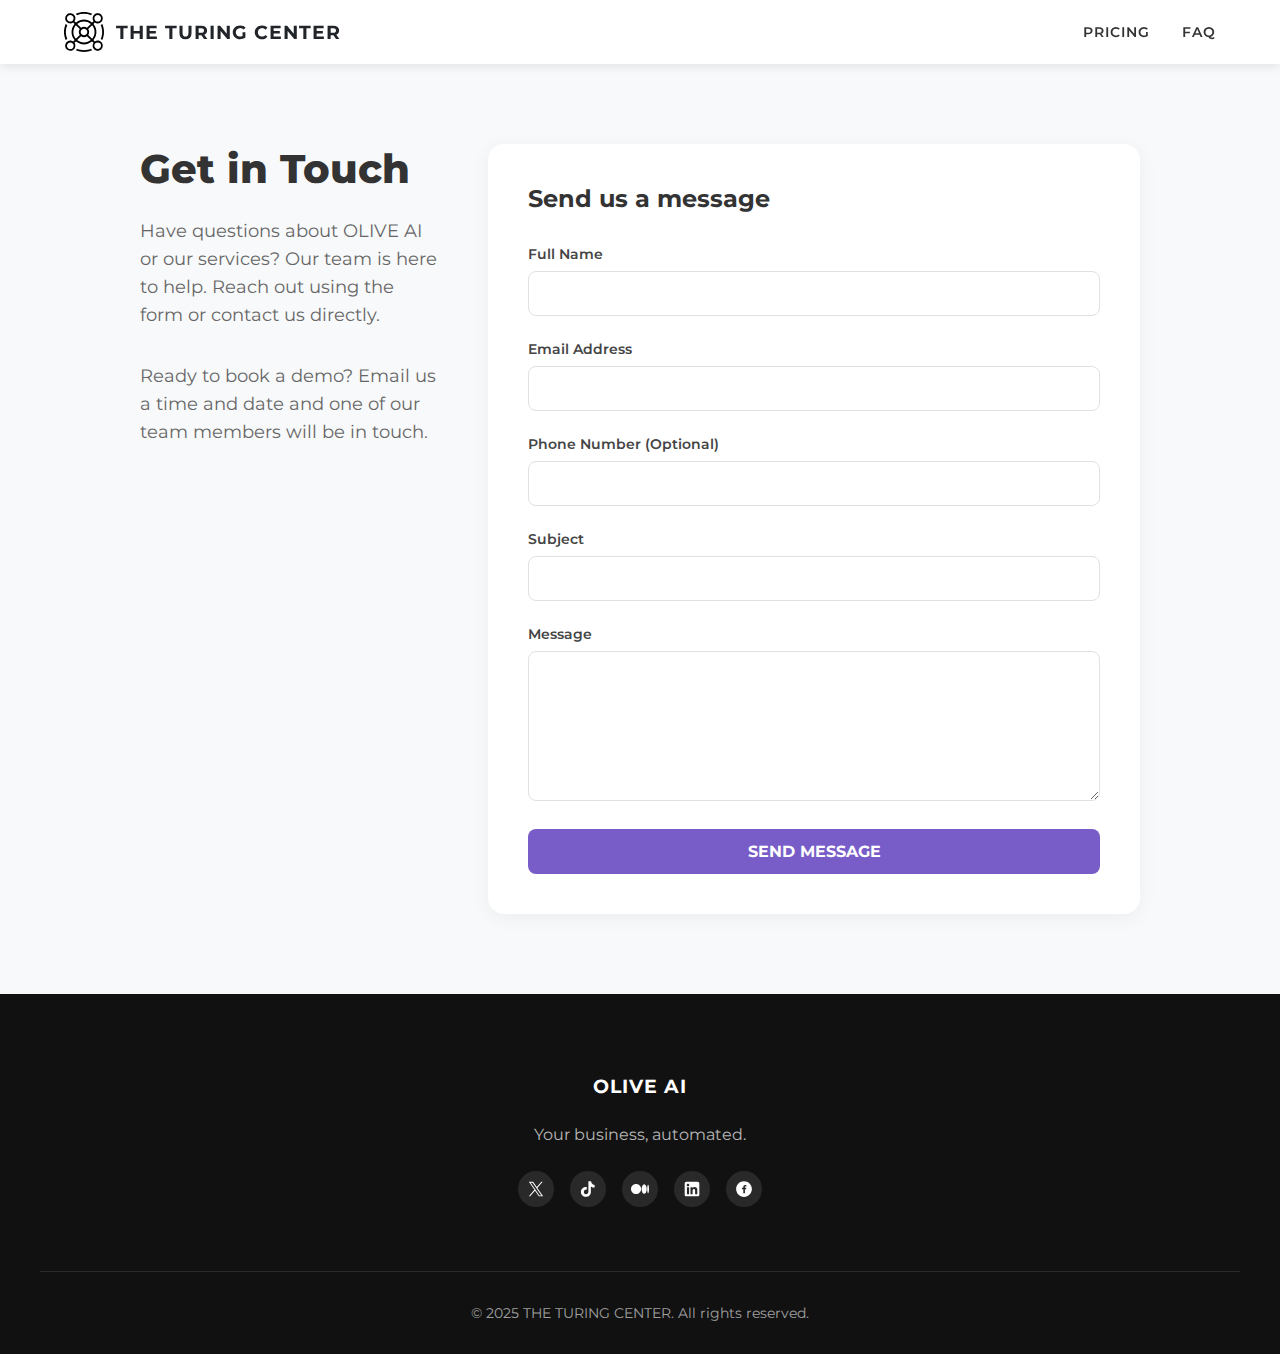
<file: contact.html>
<!DOCTYPE html>
<html lang="en">
<head>
    <meta charset="UTF-8">
    <meta name="viewport" content="width=device-width, initial-scale=1.0">
    <link rel="shortcut icon" href="static/icons/Favicon Transparent.ico" type="image/x-icon">
    <!--START MONTSERRAT FONT STYLE-->
    <link rel="preconnect" href="https://fonts.googleapis.com">
    <link rel="preconnect" href="https://fonts.gstatic.com" crossorigin>
    <link href="https://fonts.googleapis.com/css2?family=Montserrat:ital,wght@0,100..900;1,100..900&display=swap" rel="stylesheet">
    <!--END MONTSERRAT FONT STYLE-->

    <!--START TANGERINE FONT STYLE-->
    <link rel="preconnect" href="https://fonts.googleapis.com">
    <link rel="preconnect" href="https://fonts.gstatic.com" crossorigin>
    <link href="https://fonts.googleapis.com/css2?family=Tangerine:wght@400;700&display=swap" rel="stylesheet">
    <!--END TANGERINE FONT STYLE-->

    <!--START GREAT VIBES FONT STYLE-->
    <link rel="preconnect" href="https://fonts.googleapis.com">
    <link rel="preconnect" href="https://fonts.gstatic.com" crossorigin>
    <link href="https://fonts.googleapis.com/css2?family=Great+Vibes&display=swap" rel="stylesheet">
    <!--END GREAT VIBES FONT STYLE-->
    <title>The Turing Center | Contact Us</title>
    <style>
        * {
            margin: 0;
            padding: 0;
            box-sizing: border-box;
            font-family: 'Montserrat', sans-serif;
        }

        body {
            background-color: #f8f9fa;
            color: #212529;
        }

        /* Animation Styles */
        @keyframes fadeIn {
            from { opacity: 0; transform: translateY(10px); }
            to { opacity: 1; transform: translateY(0); }
        }

        /* Navbar Styles */
        .navbar {
            display: flex;
            justify-content: space-between;
            align-items: center;
            padding: 0.75rem 5%;
            background-color: #ffffff;
            position: sticky;
            top: 0;
            z-index: 1000;
            box-shadow: 0 2px 10px rgba(0, 0, 0, 0.1);
        }

        .logo-container {
            display: flex;
            align-items: center;
        }

        .logo {
            height: 40px;
            margin-right: 0.75rem;
            animation: logoSpin 10s linear infinite;
        }
        
        @keyframes logoSpin {
            from {
                transform: rotate(0deg);
            }
            to {
                transform: rotate(360deg);
            }
        }

        .brand-name {
            font-weight: 700;
            font-size: 1.2rem;
            letter-spacing: 1px;
        }

        .nav-links {
            display: flex;
            gap: 2rem;
        }

        .nav-link {
            color: #333;
            text-decoration: none;
            font-weight: 600;
            font-size: 0.9rem;
            letter-spacing: 1px;
            transition: color 0.3s ease;
        }

        .nav-link:hover {
            color: #785dc8;
        }

        .cta-button {
            background-color: #785dc8;
            color: white;
            border: none;
            padding: 0.6rem 1.2rem;
            border-radius: 0.3rem;
            font-weight: 700;
            font-size: 0.85rem;
            cursor: pointer;
            transition: background-color 0.3s ease;
            text-decoration: none;
            letter-spacing: 1px;
        }

        .cta-button:hover {
            background-color: #6a4db8;
        }

        /* Hamburger Menu */
        .hamburger {
            display: none;
            flex-direction: column;
            cursor: pointer;
            width: 30px;
            height: 25px;
            justify-content: space-between;
            position: relative;
            z-index: 1001;
        }

        .hamburger span {
            width: 100%;
            height: 3px;
            background-color: #333;
            border-radius: 3px;
            transition: all 0.3s ease;
        }

        .mobile-menu {
            display: none;
            position: fixed;
            top: 0;
            left: 0;
            right: 0;
            bottom: 0;
            background-color: white;
            flex-direction: column;
            justify-content: center;
            align-items: center;
            gap: 2rem;
            z-index: 1000;
            transform: translateY(-100%);
            transition: transform 0.4s ease;
        }

        .mobile-link {
            color: #333;
            text-decoration: none;
            font-weight: 700;
            font-size: 1.5rem;
            letter-spacing: 1px;
        }

        .mobile-menu.active {
            transform: translateY(0);
        }

        .hamburger.active span:nth-child(1) {
            transform: translateY(11px) rotate(45deg);
        }

        .hamburger.active span:nth-child(2) {
            opacity: 0;
        }

        .hamburger.active span:nth-child(3) {
            transform: translateY(-11px) rotate(-45deg);
        }

        /* Contact Form Section */
        .contact-section {
            padding: 5rem 1rem;
            display: flex;
            flex-direction: column;
            align-items: center;
            animation: fadeIn 0.8s ease-out;
        }

        .contact-container {
            max-width: 1000px;
            width: 100%;
            margin: 0 auto;
            display: flex;
            flex-wrap: wrap;
            gap: 3rem;
        }

        .contact-info {
            flex: 1;
            min-width: 300px;
        }

        .contact-form-container {
            flex: 2;
            min-width: 300px;
            background-color: white;
            border-radius: 1rem;
            padding: 2.5rem;
            box-shadow: 0 4px 20px rgba(0, 0, 0, 0.05);
        }

        .contact-heading {
            font-size: 2.5rem;
            margin-bottom: 1.5rem;
            font-weight: 800;
            color: #333;
        }

        .contact-subheading {
            font-size: 1.1rem;
            line-height: 1.6;
            color: #666;
            margin-bottom: 2rem;
        }

        .contact-method {
            display: flex;
            align-items: center;
            margin-bottom: 1.5rem;
        }

        .contact-icon {
            width: 40px;
            height: 40px;
            display: flex;
            align-items: center;
            justify-content: center;
            background-color: rgba(120, 93, 200, 0.1);
            border-radius: 50%;
            margin-right: 1rem;
        }

        .contact-icon svg {
            width: 20px;
            height: 20px;
            fill: #785dc8;
        }

        .contact-text {
            font-size: 0.95rem;
        }

        .contact-text strong {
            display: block;
            margin-bottom: 0.25rem;
            font-weight: 700;
        }

        .form-title {
            font-size: 1.5rem;
            margin-bottom: 2rem;
            font-weight: 700;
            color: #333;
        }

        .form-group {
            margin-bottom: 1.5rem;
        }

        .form-label {
            display: block;
            margin-bottom: 0.5rem;
            font-weight: 600;
            font-size: 0.9rem;
            color: #444;
        }

        .form-control {
            width: 100%;
            padding: 0.75rem 1rem;
            border: 1px solid #e1e1e1;
            border-radius: 0.5rem;
            font-size: 1rem;
            transition: border-color 0.3s ease, box-shadow 0.3s ease;
        }

        .form-control:focus {
            outline: none;
            border-color: #785dc8;
            box-shadow: 0 0 0 3px rgba(120, 93, 200, 0.15);
        }

        textarea.form-control {
            min-height: 150px;
            resize: vertical;
        }

        .form-submit {
            background-color: #785dc8;
            color: white;
            border: none;
            padding: 0.8rem 1.5rem;
            border-radius: 0.5rem;
            font-weight: 700;
            font-size: 1rem;
            cursor: pointer;
            transition: background-color 0.3s ease, transform 0.2s ease;
            width: 100%;
        }

        .form-submit:hover {
            background-color: #6a4db8;
            transform: translateY(-2px);
        }

        .success-message {
            display: none;
            background-color: #d4edda;
            color: #155724;
            padding: 1rem;
            border-radius: 0.5rem;
            margin-top: 1rem;
            font-weight: 600;
        }

        .error-message {
            display: none;
            background-color: #f8d7da;
            color: #721c24;
            padding: 1rem;
            border-radius: 0.5rem;
            margin-top: 1rem;
            font-weight: 600;
        }

        /* Footer Section Styles */
        .footer-section {
            background-color: #111111;
            color: #fff;
            padding: 5rem 1rem 2rem;
            position: relative;
            overflow: hidden;
        }

        .footer-background {
            position: absolute;
            top: 0;
            left: 0;
            right: 0;
            bottom: 0;
            background-repeat: repeat;
            background-size: 48px 48px;
            opacity: 0.15;
            z-index: 0;
        }

        .footer-container {
            max-width: 1200px;
            margin: 0 auto;
            position: relative;
            z-index: 1;
            display: flex;
            flex-direction: column;
            align-items: center;
        }

        .footer-top {
            display: flex;
            flex-wrap: wrap;
            justify-content: center;
            gap: 2rem;
            margin-bottom: 4rem;
            text-align: center;
        }

        .footer-col {
            flex: 1;
            min-width: 200px;
        }

        .footer-title {
            font-family: 'Montserrat', sans-serif;
            font-size: 1.2rem;
            font-weight: 700;
            margin-bottom: 1.5rem;
            letter-spacing: 1px;
            color: #ffffff;
        }

        .footer-description {
            color: rgba(255, 255, 255, 0.7);
            margin-bottom: 1.5rem;
            line-height: 1.6;
        }

        .social-icons {
            display: flex;
            align-items: center;
            gap: 1rem;
            justify-content: center;
        }

        .social-icon {
            display: flex;
            align-items: center;
            justify-content: center;
            width: 36px;
            height: 36px;
            border-radius: 50%;
            background-color: rgba(255, 255, 255, 0.1);
            color: #fff;
            transition: all 0.3s ease;
        }

        .social-icon:hover {
            background-color: #785dc8;
            transform: translateY(-3px);
        }

        .social-icon svg {
            width: 18px;
            height: 18px;
            fill: white;
        }

        .footer-links {
            list-style: none;
            padding: 0;
            margin: 0;
            text-align: center;
        }

        .footer-links li {
            margin-bottom: 0.8rem;
        }

        .footer-links a {
            color: rgba(255, 255, 255, 0.7);
            text-decoration: none;
            transition: color 0.3s ease;
        }

        .footer-links a:hover {
            color: #fff;
        }

        .footer-bottom {
            border-top: 1px solid rgba(255, 255, 255, 0.1);
            padding-top: 2rem;
            display: flex;
            flex-wrap: wrap;
            justify-content: center;
            align-items: center;
            gap: 1rem;
            width: 100%;
            text-align: center;
        }

        .footer-legal {
            display: flex;
            flex-wrap: wrap;
            gap: 1.5rem;
            justify-content: center;
            margin-bottom: 1rem;
        }

        .footer-legal a {
            color: rgba(255, 255, 255, 0.6);
            text-decoration: none;
            font-size: 0.9rem;
            transition: color 0.3s ease;
        }

        .footer-legal a:hover {
            color: #fff;
        }

        .footer-copyright {
            color: rgba(255, 255, 255, 0.6);
            font-size: 0.9rem;
            text-align: center;
        }

        /* Responsive adjustments */
        @media (max-width: 768px) {
            .nav-links, .nav-right {
                display: none;
            }
            
            .hamburger {
                display: flex;
            }
            
            .mobile-menu {
                display: flex;
            }
            
            .contact-container {
                flex-direction: column;
            }
            
            .contact-heading {
                font-size: 2rem;
            }
            
            .contact-form-container {
                padding: 1.5rem;
            }
            
            .footer-top {
                flex-direction: column;
                gap: 3rem;
            }
            
            .footer-bottom {
                flex-direction: column;
                text-align: center;
            }
            
            .footer-legal {
                justify-content: center;
                margin-bottom: 1rem;
            }
        }
    </style>
</head>
<body>
    <!-- Navbar -->
    <nav class="navbar">
        <div class="logo-container">
            <img src="static/logos/black logo.svg" alt="The Turing Center Logo" class="logo">
            <div class="brand-name">THE TURING CENTER</div>
        </div>
        <div class="nav-links">
            <a href="index.html#pricing-section" class="nav-link">PRICING</a>
            <a href="index.html#faq-section" class="nav-link">FAQ</a>
        </div>
        <div class="hamburger">
            <span></span>
            <span></span>
            <span></span>
        </div>
        <div class="mobile-menu">
            <a href="index.html" class="mobile-link">HOME</a>
            <a href="index.html#pricing-section" class="mobile-link">PRICING</a>
            <a href="index.html#faq-section" class="mobile-link">FAQ</a>
        </div>
    </nav>

    <!-- Contact Section -->
    <section class="contact-section">
        <div class="contact-container">
            <div class="contact-info">
                <h1 class="contact-heading">Get in Touch</h1>
                <p class="contact-subheading">Have questions about OLIVE AI or our services? Our team is here to help. Reach out using the form or contact us directly.</p>
                <p class="contact-subheading">Ready to book a demo? Email us a time and date and one of our team members will be in touch.</p>
            </div>
            
            <div class="contact-form-container">
                <h2 class="form-title">Send us a message</h2>
                
                <form id="contact-form">
                    <div class="form-group">
                        <label for="name" class="form-label">Full Name</label>
                        <input type="text" id="name" name="name" class="form-control" required>
                    </div>
                    
                    <div class="form-group">
                        <label for="email" class="form-label">Email Address</label>
                        <input type="email" id="email" name="email" class="form-control" required>
                    </div>
                    
                    <div class="form-group">
                        <label for="phone" class="form-label">Phone Number (Optional)</label>
                        <input type="tel" id="phone" name="phone" class="form-control">
                    </div>
                    
                    <div class="form-group">
                        <label for="subject" class="form-label">Subject</label>
                        <input type="text" id="subject" name="subject" class="form-control" required>
                    </div>
                    
                    <div class="form-group">
                        <label for="message" class="form-label">Message</label>
                        <textarea id="message" name="message" class="form-control" required></textarea>
                    </div>
                    
                    <button type="submit" class="form-submit">SEND MESSAGE</button>
                </form>
                
                <div class="success-message" id="success-message">
                    Thank you! Your message has been sent successfully.
                </div>
                
                <div class="error-message" id="error-message">
                    Oops! Something went wrong. Please try again.
                </div>
            </div>
        </div>
    </section>

    <!-- Footer Section -->
    <footer class="footer-section">
        <div class="footer-background"></div>
        <div class="footer-container">
            <div class="footer-top">
                <div class="footer-col">
                    <h4 class="footer-title">OLIVE AI</h4>
                    <p class="footer-description">
                        Your business, automated.
                    </p>
                    <div class="social-icons">
                        <a href="#" class="social-icon">
                            <svg xmlns="http://www.w3.org/2000/svg" width="32" height="32" viewBox="0 0 32 32"><path d="M18.42,14.009L27.891,3h-2.244l-8.224,9.559L10.855,3H3.28l9.932,14.455L3.28,29h2.244l8.684-10.095,6.936,10.095h7.576l-10.301-14.991h0Zm-3.074,3.573l-1.006-1.439L6.333,4.69h3.447l6.462,9.243,1.006,1.439,8.4,12.015h-3.447l-6.854-9.804h0Z"></path></svg>
                        </a>
                        <a href="#" class="social-icon">
                            <svg xmlns="http://www.w3.org/2000/svg" width="32" height="32" viewBox="0 0 32 32"><path d="M24.562,7.613c-1.508-.983-2.597-2.557-2.936-4.391-.073-.396-.114-.804-.114-1.221h-4.814l-.008,19.292c-.081,2.16-1.859,3.894-4.039,3.894-.677,0-1.315-.169-1.877-.465-1.288-.678-2.169-2.028-2.169-3.582,0-2.231,1.815-4.047,4.046-4.047,.417,0,.816,.069,1.194,.187v-4.914c-.391-.053-.904-.087-1.617-.087-4.886,0-8.86,3.975-8.86,8.86,0,2.998,1.498,5.65,3.783,7.254,1.439,1.01,3.19,1.606,5.078,1.606,4.886,0,8.86-3.975,8.86-8.86V11.357c1.888,1.355,4.201,2.154,6.697,2.154v-4.814c-1.345,0-2.597-.4-3.647-1.085Z"></path></svg>
                        </a>
                        <a href="#" class="social-icon">
                            <svg xmlns="http://www.w3.org/2000/svg" width="32" height="32" viewBox="0 0 32 32"><path d="M18.05,16c0,5.018-4.041,9.087-9.025,9.087S0,21.018,0,16,4.041,6.913,9.025,6.913s9.025,4.069,9.025,9.087m9.901,0c0,4.724-2.02,8.555-4.513,8.555s-4.513-3.831-4.513-8.555,2.02-8.555,4.512-8.555,4.513,3.83,4.513,8.555m4.05,0c0,4.231-.71,7.664-1.587,7.664s-1.587-3.431-1.587-7.664,.71-7.664,1.587-7.664,1.587,3.431,1.587,7.664"></path></svg>
                        </a>
                        <a href="#" class="social-icon">
                            <svg xmlns="http://www.w3.org/2000/svg" width="32" height="32" viewBox="0 0 32 32"><path d="M26.111,3H5.889c-1.595,0-2.889,1.293-2.889,2.889V26.111c0,1.595,1.293,2.889,2.889,2.889H26.111c1.595,0,2.889-1.293,2.889-2.889V5.889c0-1.595-1.293-2.889-2.889-2.889ZM10.861,25.389h-3.877V12.87h3.877v12.519Zm-1.957-14.158c-1.267,0-2.293-1.034-2.293-2.31s1.026-2.31,2.293-2.31,2.292,1.034,2.292,2.31-1.026,2.31-2.292,2.31Zm16.485,14.158h-3.858v-6.571c0-1.802-.685-2.809-2.111-2.809-1.551,0-2.362,1.048-2.362,2.809v6.571h-3.718V12.87h3.718v1.686s1.118-2.069,3.775-2.069,4.556,1.621,4.556,4.975v7.926Z" fill-rule="evenodd"></path></svg>
                        </a>
                        <a href="#" class="social-icon">
                            <svg xmlns="http://www.w3.org/2000/svg" width="32" height="32" viewBox="0 0 32 32"><path d="M16,2C8.268,2,2,8.268,2,16s6.268,14,14,14s14-6.268,14-14S23.732,2,16,2z M20.176,11.421h-2.009 c-0.238,0-0.5,0.31-0.5,0.734v1.449h2.509l-0.333,2.811h-2.176v7.136h-2.885v-7.136h-2.468v-2.811h2.468v-1.225 c0-2.395,1.096-3.682,3.589-3.682h1.805V11.421z"></path></svg>
                        </a>
                    </div>
                </div>
            </div>
            
            <div class="footer-bottom">
                <div class="footer-copyright">
                    &copy; 2025 THE TURING CENTER. All rights reserved.
                </div>
            </div>
        </div>
    </footer>

    <script>
        // Form submission handling
        document.addEventListener('DOMContentLoaded', function() {
            const contactForm = document.getElementById('contact-form');
            const successMessage = document.getElementById('success-message');
            const errorMessage = document.getElementById('error-message');
            
            contactForm.addEventListener('submit', function(e) {
                e.preventDefault();
                
                // In a real implementation, you would send the form data to your server here
                // For this example, we'll simulate a successful submission
                
                // Get form data
                const formData = new FormData(contactForm);
                const formDataObj = {};
                formData.forEach((value, key) => {
                    formDataObj[key] = value;
                });
                
                // Simulate API call
                setTimeout(() => {
                    // Assuming the submission was successful
                    successMessage.style.display = 'block';
                    contactForm.reset();
                    
                    // Hide success message after 5 seconds
                    setTimeout(() => {
                        successMessage.style.display = 'none';
                    }, 5000);
                    
                    // In case of an error, you would show the error message instead:
                    // errorMessage.style.display = 'block';
                }, 1500);
            });
        });
        
        // Hamburger menu functionality
        document.addEventListener('DOMContentLoaded', function() {
            const hamburger = document.querySelector('.hamburger');
            const mobileMenu = document.querySelector('.mobile-menu');
            
            hamburger.addEventListener('click', function() {
                hamburger.classList.toggle('active');
                mobileMenu.classList.toggle('active');
                document.body.style.overflow = mobileMenu.classList.contains('active') ? 'hidden' : '';
            });
            
            // Close mobile menu when clicking a link
            const mobileLinks = document.querySelectorAll('.mobile-link');
            mobileLinks.forEach(link => {
                link.addEventListener('click', function() {
                    hamburger.classList.remove('active');
                    mobileMenu.classList.remove('active');
                    document.body.style.overflow = '';
                });
            });
        });
    </script>
</body>
</html>
</file>
